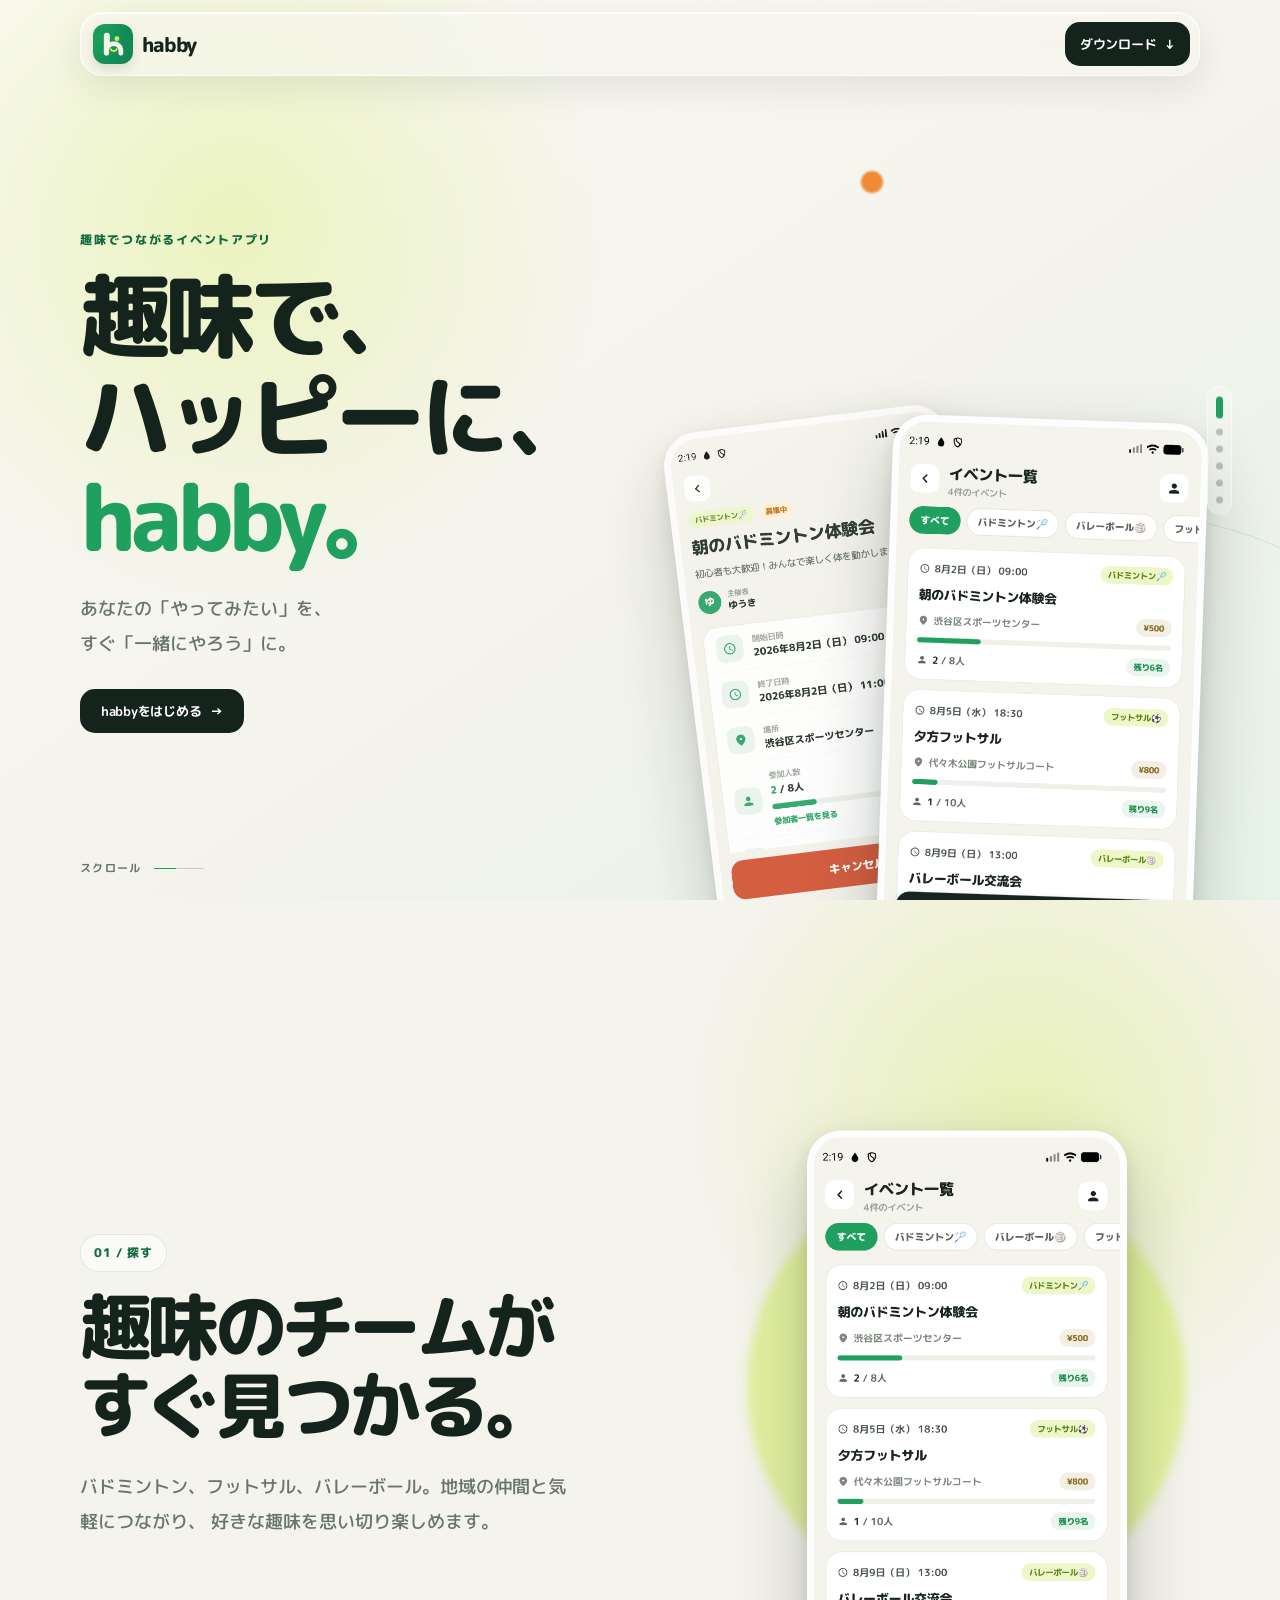
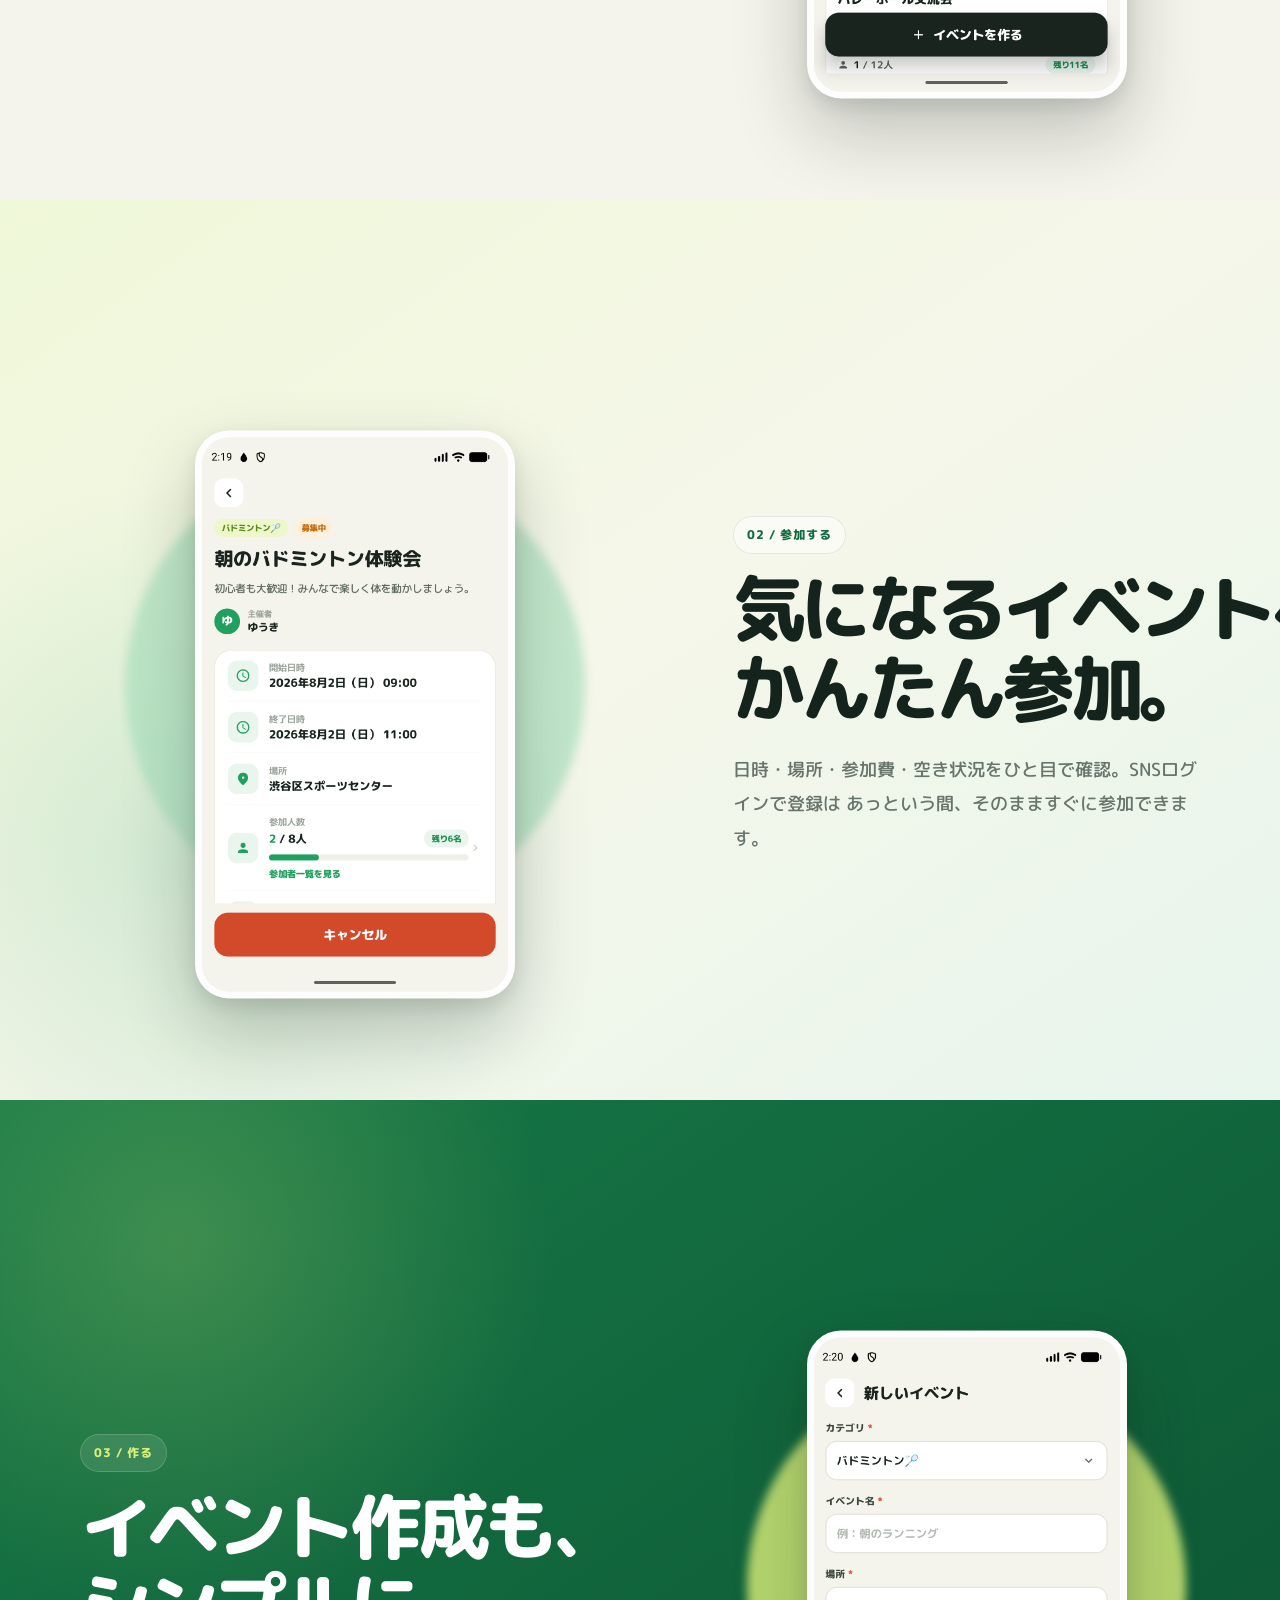
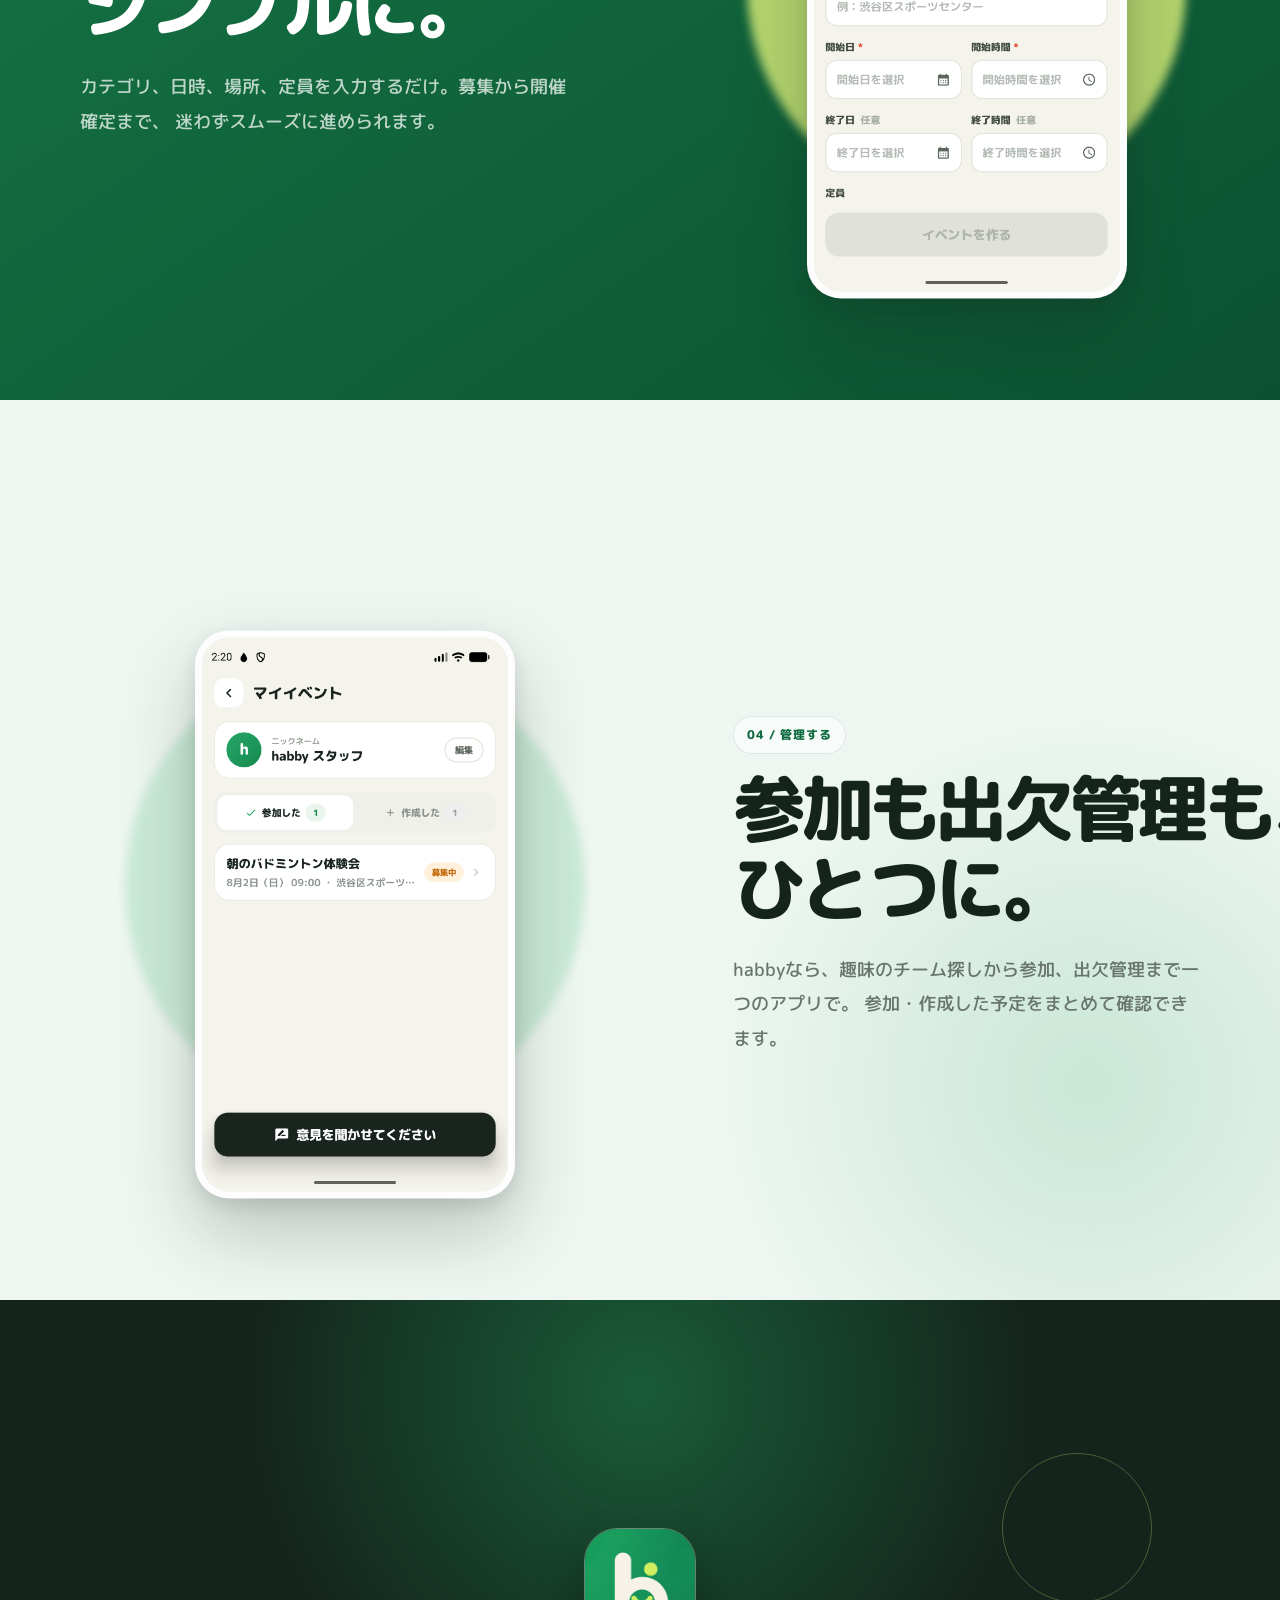
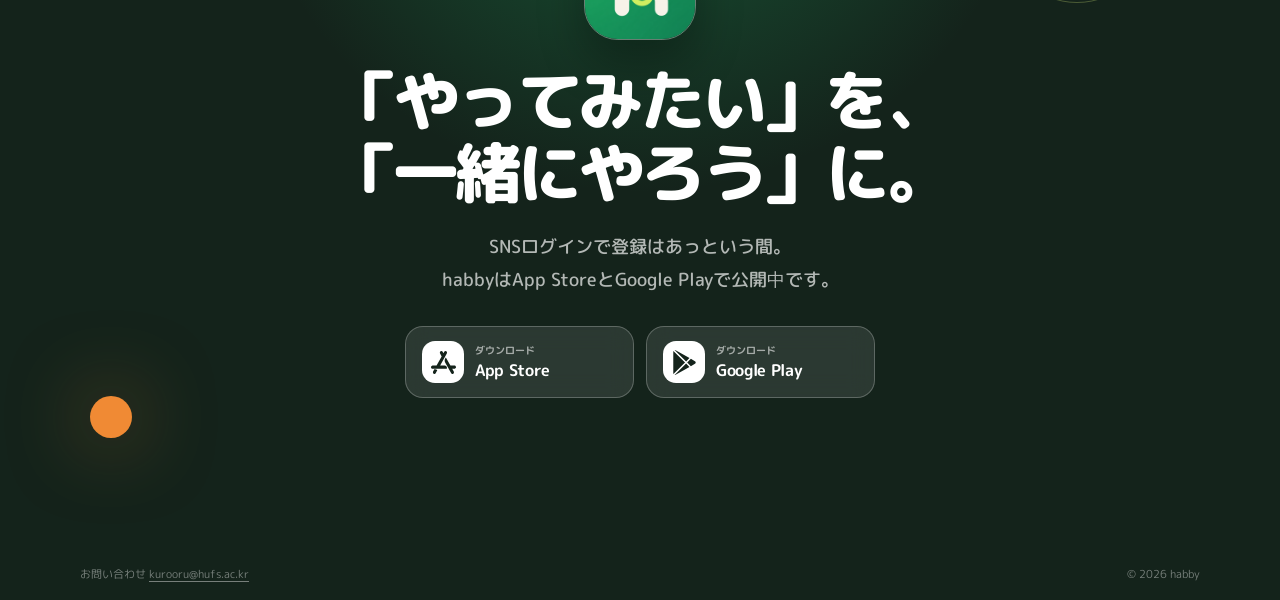
<file: index.html>
<!doctype html>
<html lang="ja">
  <head>
    <meta charset="UTF-8" />
    <meta name="viewport" content="width=device-width, initial-scale=1, viewport-fit=cover" />
    <meta name="theme-color" content="#f4f3ec" />
    <meta
      name="description"
      content="habbyなら、趣味のチーム探しから参加、出欠管理まで一つのアプリで。地域の仲間と気軽につながり、好きな趣味を思い切り楽しめます。"
    />
    <meta property="og:type" content="website" />
    <meta property="og:locale" content="ja_JP" />
    <meta property="og:site_name" content="habby" />
    <meta property="og:title" content="Habby - 仲間探しアプリ" />
    <meta
      property="og:description"
      content="趣味で、ハッピーに、habby。"
    />
    <meta property="og:url" content="https://habby-org.github.io/" />
    <meta property="og:image" content="https://habby-org.github.io/assets/og-v3.png" />
    <meta name="twitter:card" content="summary_large_image" />
    <meta name="twitter:title" content="Habby - 仲間探しアプリ" />
    <meta
      name="twitter:description"
      content="趣味で、ハッピーに、habby。"
    />
    <meta name="twitter:image" content="https://habby-org.github.io/assets/og-v3.png" />
    <link rel="icon" href="./assets/habby-icon.png" />
    <link rel="apple-touch-icon" href="./assets/habby-icon.png" />
    <link
      rel="preload"
      href="./assets/fonts/m-plus-rounded-1c-800.woff2"
      as="font"
      type="font/woff2"
      crossorigin
    />
    <link rel="stylesheet" href="./styles.css" />
    <title>趣味で、ハッピーに、habby。</title>
  </head>
  <body>
    <a class="skip-link" href="#main">メインコンテンツへ</a>

    <header class="topbar" aria-label="サイトヘッダー">
      <a class="brand" href="#home" aria-label="habby トップへ">
        <img class="brand__icon" src="./assets/habby-icon.png" alt="" width="40" height="40" />
        <span class="brand__name">habby</span>
      </a>
      <button class="topbar__download" type="button" data-scroll-download>
        ダウンロード
        <span aria-hidden="true">↓</span>
      </button>
    </header>

    <nav class="section-nav" aria-label="ページ内ナビゲーション">
      <a class="section-nav__dot is-active" href="#home" aria-label="トップ" data-section-link></a>
      <a class="section-nav__dot" href="#find" aria-label="イベントを探す" data-section-link></a>
      <a class="section-nav__dot" href="#join" aria-label="イベントに参加する" data-section-link></a>
      <a class="section-nav__dot" href="#create" aria-label="イベントを作る" data-section-link></a>
      <a class="section-nav__dot" href="#manage" aria-label="予定を管理する" data-section-link></a>
      <a class="section-nav__dot" href="#download" aria-label="ダウンロード" data-section-link></a>
    </nav>

    <main id="main">
      <section class="panel hero" id="home" data-section>
        <div class="orb orb--hero-one" aria-hidden="true"></div>
        <div class="orb orb--hero-two" aria-hidden="true"></div>

        <div class="hero__content">
          <p class="eyebrow">趣味でつながるイベントアプリ</p>
          <h1>趣味で、ハッピーに、<br /><span>habby。</span></h1>
          <p class="hero__description">
            あなたの「やってみたい」を、<br class="desktop-only" />
            すぐ「一緒にやろう」に。
          </p>
          <button class="hero__cta" type="button" data-scroll-download>
            habbyをはじめる
            <span aria-hidden="true">→</span>
          </button>
        </div>

        <div class="hero__visual" aria-label="habbyのアプリ画面">
          <div class="phone phone--hero-back" aria-hidden="true">
            <img src="./assets/meetup-detail.png" alt="" width="1080" height="1920" />
          </div>
          <div class="phone phone--hero-front">
            <img
              src="./assets/meetup-list.png"
              alt="カテゴリ別にイベントを探せるhabbyのイベント一覧画面"
              width="1080"
              height="1920"
            />
          </div>
        </div>

        <a class="scroll-cue" href="#find">
          <span>スクロール</span>
          <span class="scroll-cue__line" aria-hidden="true"></span>
        </a>
      </section>

      <section class="panel feature feature--find" id="find" data-section>
        <div class="feature__inner">
          <div class="feature__copy">
            <p class="feature__number">01 / 探す</p>
            <h2>趣味のチームが<br />すぐ見つかる。</h2>
            <p>
              バドミントン、フットサル、バレーボール。地域の仲間と気軽につながり、
              好きな趣味を思い切り楽しめます。
            </p>
          </div>
          <div class="feature__visual">
            <div class="feature__glow" aria-hidden="true"></div>
            <div class="phone phone--feature">
              <img
                src="./assets/meetup-list.png"
                alt="イベントの日時、場所、参加費、空き人数を確認できる一覧画面"
                width="1080"
                height="1920"
                loading="lazy"
              />
            </div>
          </div>
        </div>
      </section>

      <section class="panel feature feature--join feature--reverse" id="join" data-section>
        <div class="feature__inner">
          <div class="feature__copy">
            <p class="feature__number">02 / 参加する</p>
            <h2>気になるイベントへ、<br />かんたん参加。</h2>
            <p>
              日時・場所・参加費・空き状況をひと目で確認。SNSログインで登録は
              あっという間、そのまますぐに参加できます。
            </p>
          </div>
          <div class="feature__visual">
            <div class="feature__glow" aria-hidden="true"></div>
            <div class="phone phone--feature">
              <img
                src="./assets/meetup-detail.png"
                alt="イベントの詳細を確認して参加できる画面"
                width="1080"
                height="1920"
                loading="lazy"
              />
            </div>
          </div>
        </div>
      </section>

      <section class="panel feature feature--create" id="create" data-section>
        <div class="feature__inner">
          <div class="feature__copy">
            <p class="feature__number">03 / 作る</p>
            <h2>イベント作成も、<br />シンプルに。</h2>
            <p>
              カテゴリ、日時、場所、定員を入力するだけ。募集から開催確定まで、
              迷わずスムーズに進められます。
            </p>
          </div>
          <div class="feature__visual">
            <div class="feature__glow" aria-hidden="true"></div>
            <div class="phone phone--feature">
              <img
                src="./assets/create-meetup.png"
                alt="必要な情報をわかりやすく入力できるイベント作成画面"
                width="1080"
                height="1920"
                loading="lazy"
              />
            </div>
          </div>
        </div>
      </section>

      <section class="panel feature feature--manage feature--reverse" id="manage" data-section>
        <div class="feature__inner">
          <div class="feature__copy">
            <p class="feature__number">04 / 管理する</p>
            <h2>参加も出欠管理も、<br />ひとつに。</h2>
            <p>
              habbyなら、趣味のチーム探しから参加、出欠管理まで一つのアプリで。
              参加・作成した予定をまとめて確認できます。
            </p>
          </div>
          <div class="feature__visual">
            <div class="feature__glow" aria-hidden="true"></div>
            <div class="phone phone--feature">
              <img
                src="./assets/my-meetups.png"
                alt="参加したイベントと作成したイベントを管理できるマイイベント画面"
                width="1080"
                height="1920"
                loading="lazy"
              />
            </div>
          </div>
        </div>
      </section>

      <section class="panel download" id="download" data-section>
        <div class="download__orb download__orb--one" aria-hidden="true"></div>
        <div class="download__orb download__orb--two" aria-hidden="true"></div>

        <div class="download__content">
          <img
            class="download__icon"
            src="./assets/habby-icon.png"
            alt="habby"
            width="112"
            height="112"
          />
          <h2>
            <span class="download__headline-line">「やってみたい」を、</span><br />
            <span class="download__headline-line">「一緒にやろう」に。</span>
          </h2>
          <p class="download__description">
            SNSログインで登録はあっという間。<br />
            habbyはApp StoreとGoogle Playで公開中です。
          </p>

          <div class="store-buttons">
            <a
              class="store-button"
              href="https://apps.apple.com/us/app/habby/id6790799084"
              target="_blank"
              rel="noopener"
              aria-label="App Storeでhabbyをダウンロード"
            >
              <span class="store-button__platform" aria-hidden="true">
                <img src="./assets/app-store.svg" alt="" width="25" height="25" />
              </span>
              <span class="store-button__copy">
                <small>ダウンロード</small>
                <strong>App Store</strong>
              </span>
            </a>
            <a
              class="store-button"
              href="https://play.google.com/store/apps/details?id=dev.yjyoon.habby"
              target="_blank"
              rel="noopener"
              aria-label="Google Playでhabbyをダウンロード"
            >
              <span class="store-button__platform" aria-hidden="true">
                <img src="./assets/google-play.svg" alt="" width="25" height="25" />
              </span>
              <span class="store-button__copy">
                <small>ダウンロード</small>
                <strong>Google Play</strong>
              </span>
            </a>
          </div>
        </div>

        <footer class="footer">
          <p>お問い合わせ <a href="mailto:kurooru@hufs.ac.kr">kurooru@hufs.ac.kr</a></p>
          <p>© 2026 habby</p>
        </footer>
      </section>
    </main>

    <script src="./script.js" defer></script>
  </body>
</html>
</file>
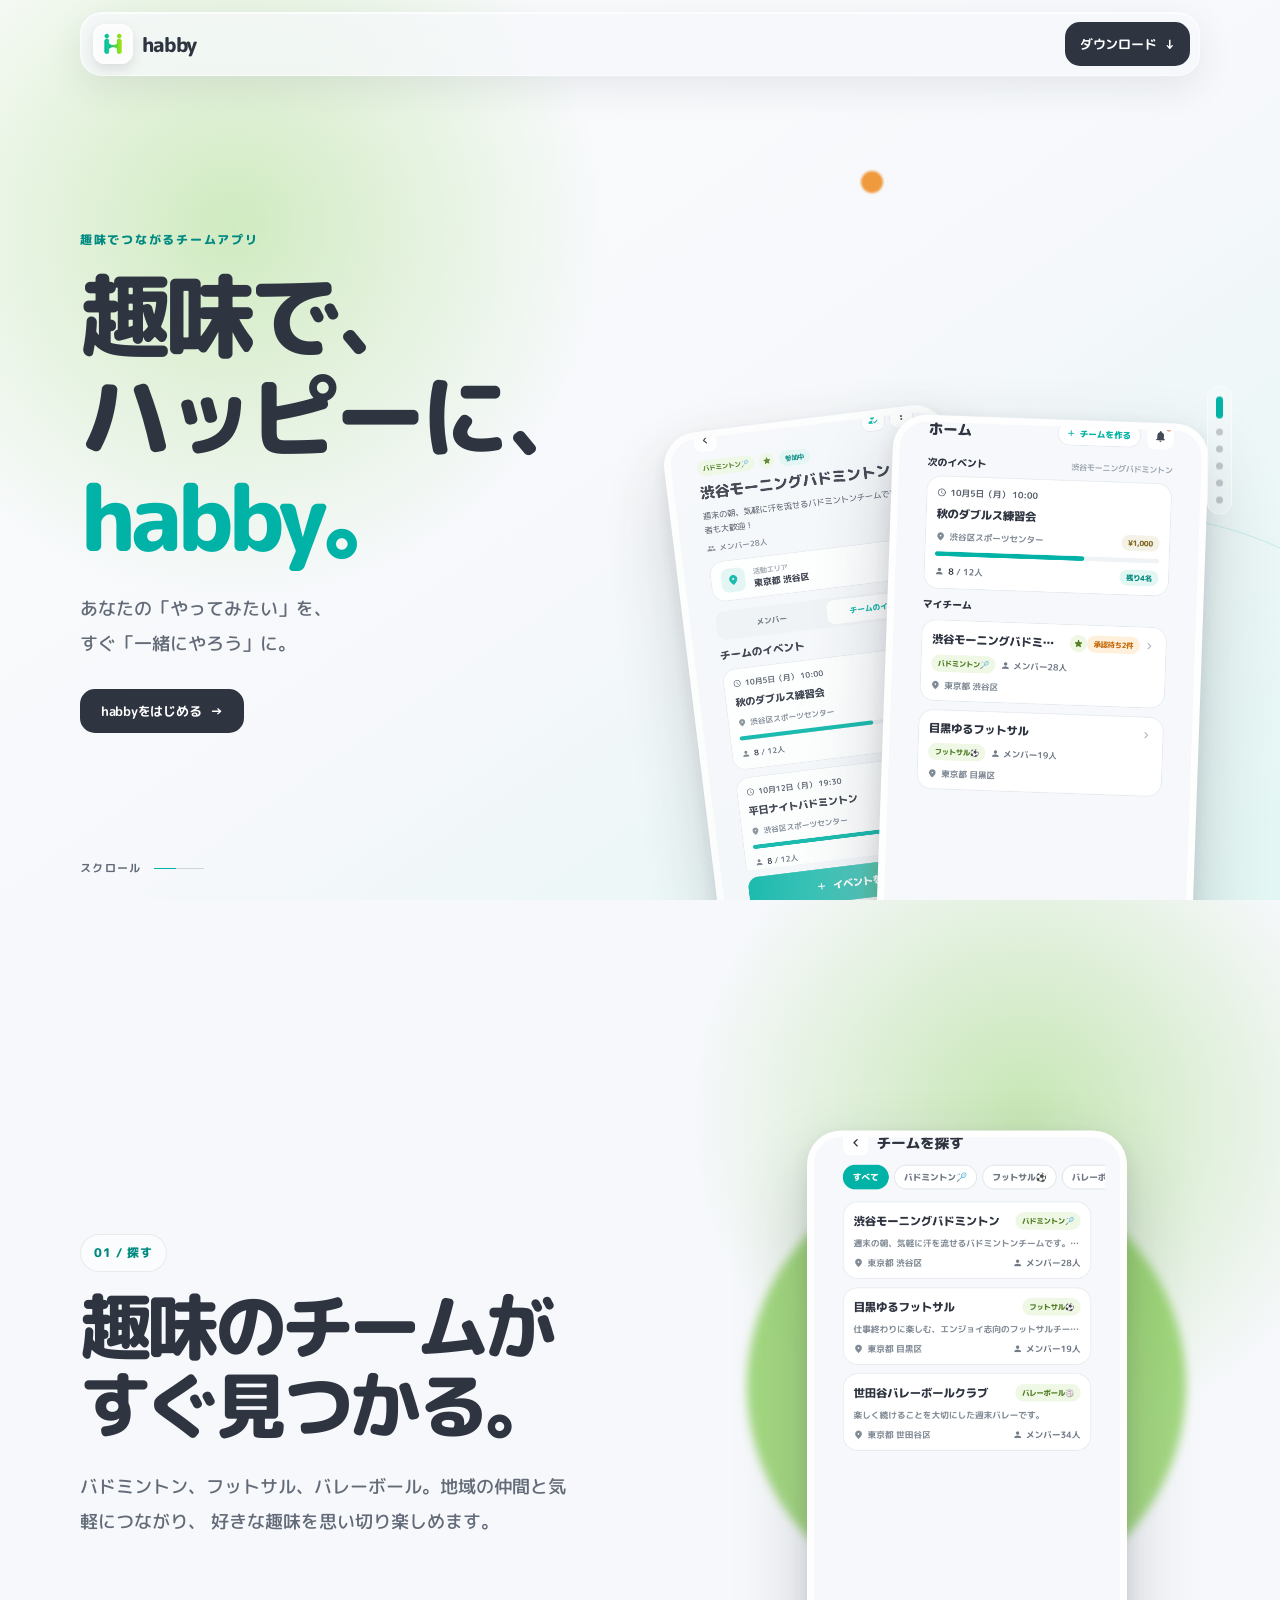
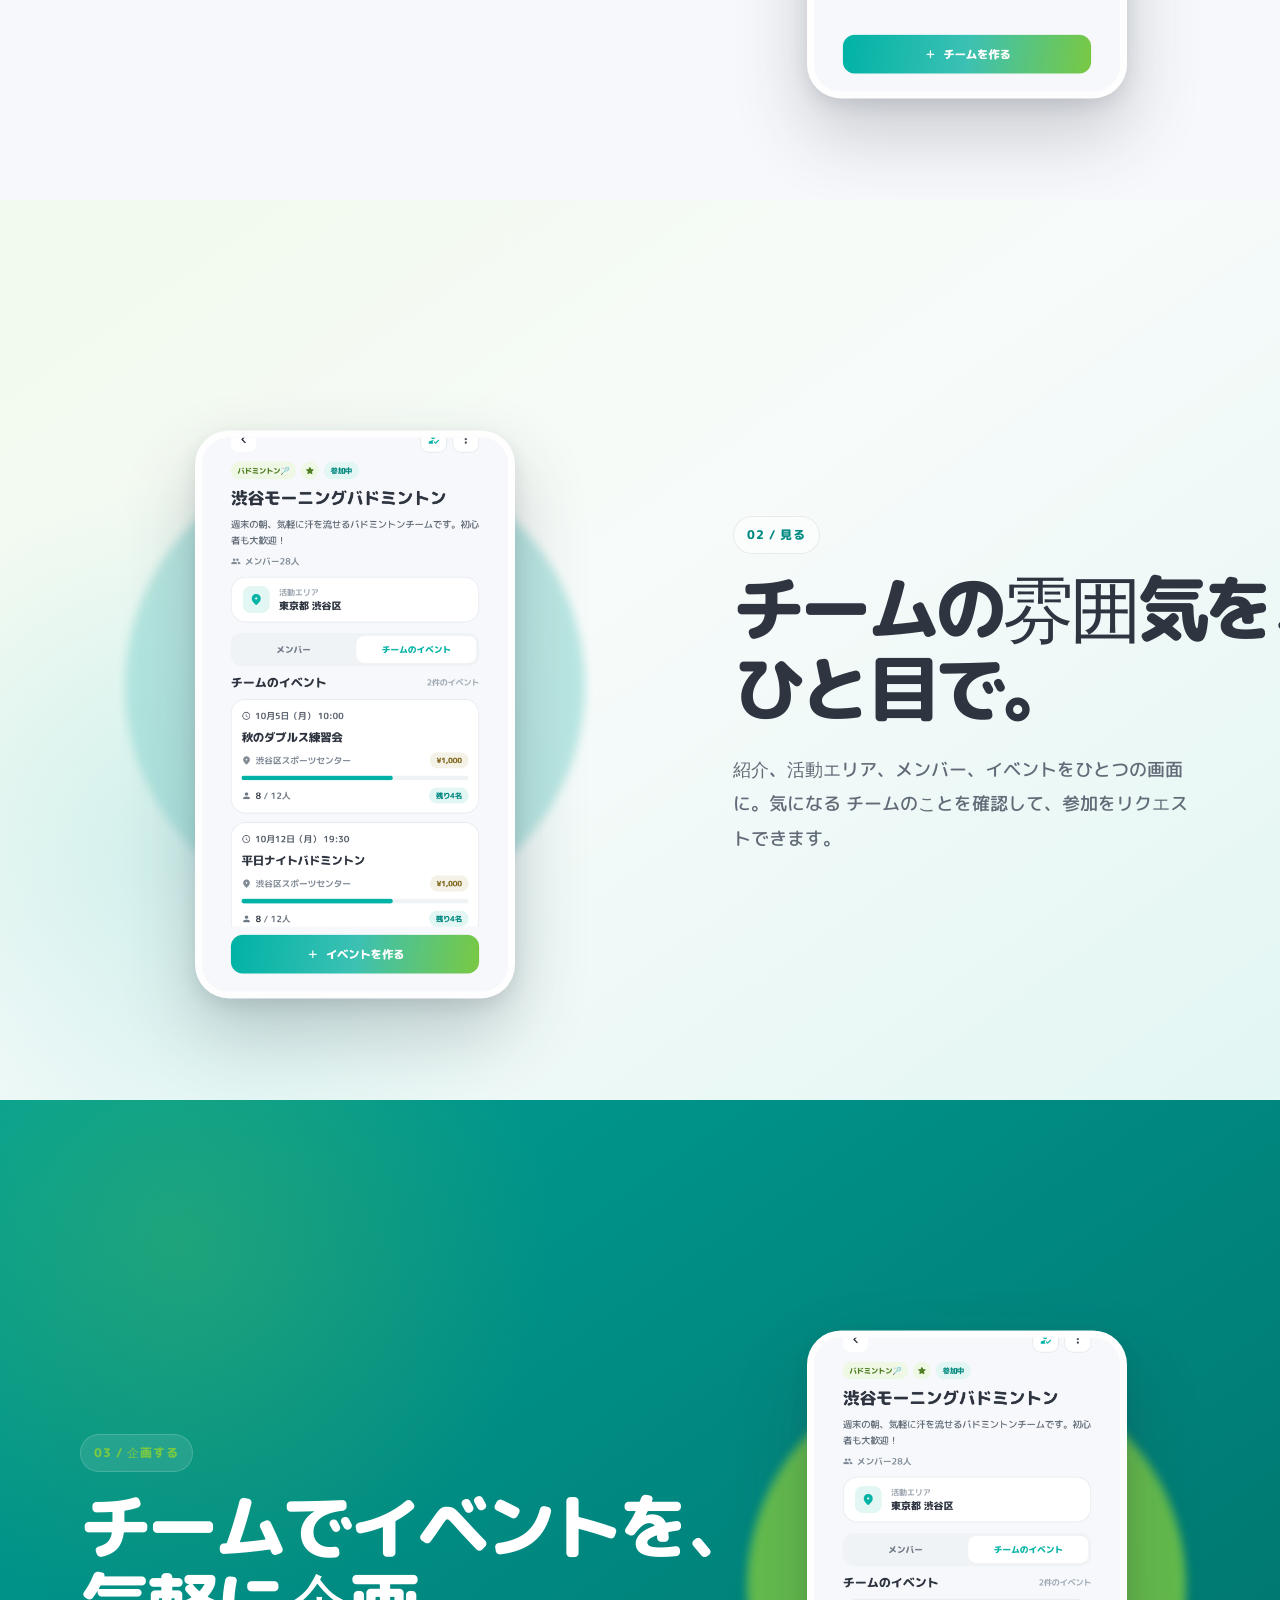
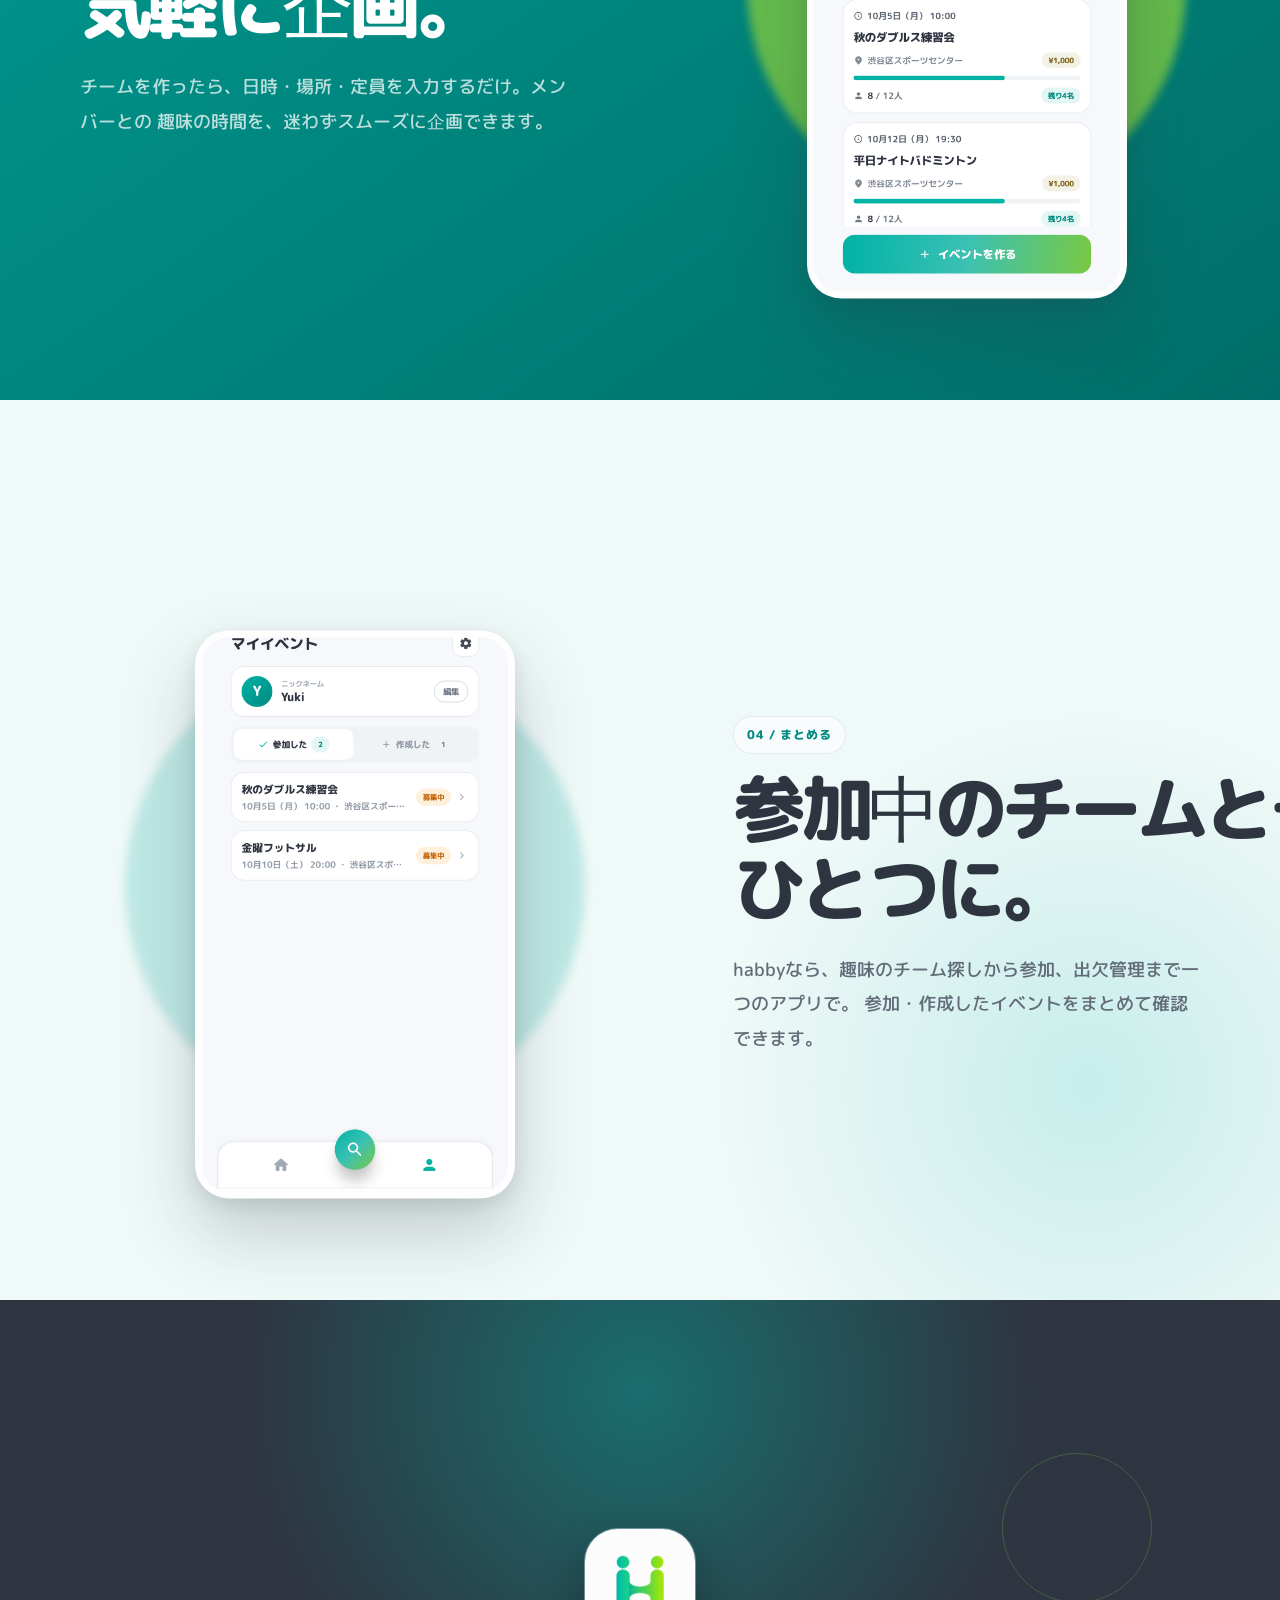
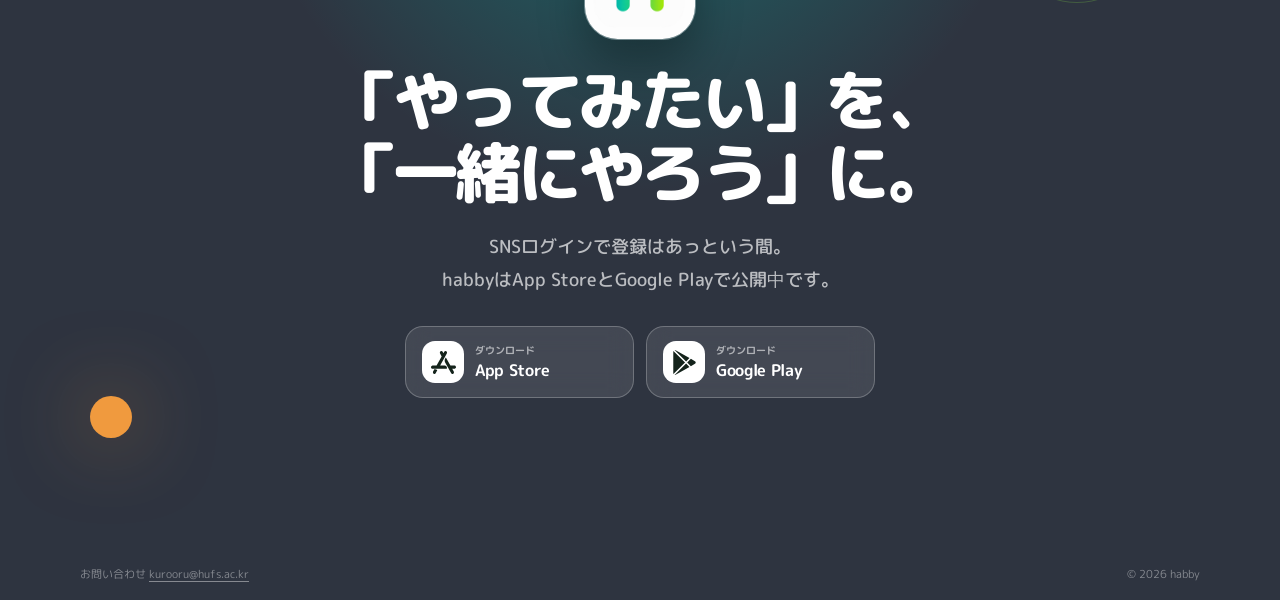
<file: intro/index.html>
<!doctype html>
<html lang="ja">
  <head>
    <meta charset="UTF-8" />
    <meta name="viewport" content="width=device-width, initial-scale=1, viewport-fit=cover" />
    <meta name="theme-color" content="#f6f8fb" />
    <meta
      name="description"
      content="habbyなら、趣味のチーム探しから参加、出欠管理まで一つのアプリで。地域の仲間と気軽につながり、好きな趣味を思い切り楽しめます。"
    />
    <meta property="og:type" content="website" />
    <meta property="og:locale" content="ja_JP" />
    <meta property="og:site_name" content="habby" />
    <meta property="og:title" content="Habby - 仲間探しアプリ" />
    <meta
      property="og:description"
      content="趣味で、ハッピーに、habby。"
    />
    <meta property="og:url" content="https://habby-org.github.io/intro/" />
    <meta property="og:image" content="https://habby-org.github.io/intro/assets/og-v4.png" />
    <meta name="twitter:card" content="summary_large_image" />
    <meta name="twitter:title" content="Habby - 仲間探しアプリ" />
    <meta
      name="twitter:description"
      content="趣味で、ハッピーに、habby。"
    />
    <meta name="twitter:image" content="https://habby-org.github.io/intro/assets/og-v4.png" />
    <link rel="icon" type="image/png" href="../favicon.png" />
    <link rel="apple-touch-icon" href="../favicon.png" />
    <link
      rel="preload"
      href="./assets/fonts/m-plus-rounded-1c-800.woff2"
      as="font"
      type="font/woff2"
      crossorigin
    />
    <link rel="stylesheet" href="./styles.css" />
    <title>趣味で、ハッピーに、habby。</title>
  </head>
  <body>
    <a class="skip-link" href="#main">メインコンテンツへ</a>

    <header class="topbar" aria-label="サイトヘッダー">
      <a class="brand" href="#home" aria-label="habby トップへ">
        <img class="brand__icon" src="./assets/habby-icon.png" alt="" width="40" height="40" />
        <span class="brand__name">habby</span>
      </a>
      <button class="topbar__download" type="button" data-scroll-download>
        ダウンロード
        <span aria-hidden="true">↓</span>
      </button>
    </header>

    <nav class="section-nav" aria-label="ページ内ナビゲーション">
      <a class="section-nav__dot is-active" href="#home" aria-label="トップ" data-section-link></a>
      <a class="section-nav__dot" href="#find" aria-label="チームを探す" data-section-link></a>
      <a class="section-nav__dot" href="#join" aria-label="チームを見る" data-section-link></a>
      <a class="section-nav__dot" href="#create" aria-label="イベントを作る" data-section-link></a>
      <a class="section-nav__dot" href="#manage" aria-label="マイページ" data-section-link></a>
      <a class="section-nav__dot" href="#download" aria-label="ダウンロード" data-section-link></a>
    </nav>

    <main id="main">
      <section class="panel hero" id="home" data-section>
        <div class="orb orb--hero-one" aria-hidden="true"></div>
        <div class="orb orb--hero-two" aria-hidden="true"></div>

        <div class="hero__content">
          <p class="eyebrow">趣味でつながるチームアプリ</p>
          <h1>趣味で、ハッピーに、<br /><span>habby。</span></h1>
          <p class="hero__description">
            あなたの「やってみたい」を、<br class="desktop-only" />
            すぐ「一緒にやろう」に。
          </p>
          <button class="hero__cta" type="button" data-scroll-download>
            habbyをはじめる
            <span aria-hidden="true">→</span>
          </button>
        </div>

        <div class="hero__visual" aria-label="habbyのアプリ画面">
          <div class="phone phone--hero-back" aria-hidden="true">
            <img src="./assets/team-detail.png" alt="" width="1080" height="2160" />
          </div>
          <div class="phone phone--hero-front">
            <img
              src="./assets/home.png"
              alt="次のイベントと参加中のチームを確認できるhabbyのホーム画面"
              width="1080"
              height="2160"
            />
          </div>
        </div>

        <a class="scroll-cue" href="#find">
          <span>スクロール</span>
          <span class="scroll-cue__line" aria-hidden="true"></span>
        </a>
      </section>

      <section class="panel feature feature--find" id="find" data-section>
        <div class="feature__inner">
          <div class="feature__copy">
            <p class="feature__number">01 / 探す</p>
            <h2>趣味のチームが<br />すぐ見つかる。</h2>
            <p>
              バドミントン、フットサル、バレーボール。地域の仲間と気軽につながり、
              好きな趣味を思い切り楽しめます。
            </p>
          </div>
          <div class="feature__visual">
            <div class="feature__glow" aria-hidden="true"></div>
            <div class="phone phone--feature">
              <img
                src="./assets/team-find.png"
                alt="趣味や地域から自分に合うチームを探せる一覧画面"
                width="1080"
                height="2160"
                loading="lazy"
              />
            </div>
          </div>
        </div>
      </section>

      <section class="panel feature feature--join feature--reverse" id="join" data-section>
        <div class="feature__inner">
          <div class="feature__copy">
            <p class="feature__number">02 / 見る</p>
            <h2>チームの雰囲気を、<br />ひと目で。</h2>
            <p>
              紹介、活動エリア、メンバー、イベントをひとつの画面に。気になる
              チームのことを確認して、参加をリクエストできます。
            </p>
          </div>
          <div class="feature__visual">
            <div class="feature__glow" aria-hidden="true"></div>
            <div class="phone phone--feature">
              <img
                src="./assets/team-detail.png"
                alt="チームの紹介、活動エリア、メンバー、イベントを確認できる詳細画面"
                width="1080"
                height="2160"
                loading="lazy"
              />
            </div>
          </div>
        </div>
      </section>

      <section class="panel feature feature--create" id="create" data-section>
        <div class="feature__inner">
          <div class="feature__copy">
            <p class="feature__number">03 / 企画する</p>
            <h2>チームでイベントを、<br />気軽に企画。</h2>
            <p>
              チームを作ったら、日時・場所・定員を入力するだけ。メンバーとの
              趣味の時間を、迷わずスムーズに企画できます。
            </p>
          </div>
          <div class="feature__visual">
            <div class="feature__glow" aria-hidden="true"></div>
            <div class="phone phone--feature">
              <img
                src="./assets/team-detail.png"
                alt="チーム内のイベント一覧とイベント作成への導線"
                width="1080"
                height="2160"
                loading="lazy"
              />
            </div>
          </div>
        </div>
      </section>

      <section class="panel feature feature--manage feature--reverse" id="manage" data-section>
        <div class="feature__inner">
          <div class="feature__copy">
            <p class="feature__number">04 / まとめる</p>
            <h2>参加中のチームと予定を、<br />ひとつに。</h2>
            <p>
              habbyなら、趣味のチーム探しから参加、出欠管理まで一つのアプリで。
              参加・作成したイベントをまとめて確認できます。
            </p>
          </div>
          <div class="feature__visual">
            <div class="feature__glow" aria-hidden="true"></div>
            <div class="phone phone--feature">
              <img
                src="./assets/my-page.png"
                alt="参加したイベントと作成したイベントを管理できるマイページ画面"
                width="1080"
                height="2160"
                loading="lazy"
              />
            </div>
          </div>
        </div>
      </section>

      <section class="panel download" id="download" data-section>
        <div class="download__orb download__orb--one" aria-hidden="true"></div>
        <div class="download__orb download__orb--two" aria-hidden="true"></div>

        <div class="download__content">
          <img
            class="download__icon"
            src="./assets/habby-icon.png"
            alt="habby"
            width="112"
            height="112"
          />
          <h2>
            <span class="download__headline-line">「やってみたい」を、</span><br />
            <span class="download__headline-line">「一緒にやろう」に。</span>
          </h2>
          <p class="download__description">
            SNSログインで登録はあっという間。<br />
            habbyはApp StoreとGoogle Playで公開中です。
          </p>

          <div class="store-buttons">
            <a
              class="store-button"
              href="https://apps.apple.com/us/app/habby/id6790799084"
              target="_blank"
              rel="noopener"
              aria-label="App Storeでhabbyをダウンロード"
            >
              <span class="store-button__platform" aria-hidden="true">
                <img src="./assets/app-store.svg" alt="" width="25" height="25" />
              </span>
              <span class="store-button__copy">
                <small>ダウンロード</small>
                <strong>App Store</strong>
              </span>
            </a>
            <a
              class="store-button"
              href="https://play.google.com/store/apps/details?id=dev.yjyoon.habby"
              target="_blank"
              rel="noopener"
              aria-label="Google Playでhabbyをダウンロード"
            >
              <span class="store-button__platform" aria-hidden="true">
                <img src="./assets/google-play.svg" alt="" width="25" height="25" />
              </span>
              <span class="store-button__copy">
                <small>ダウンロード</small>
                <strong>Google Play</strong>
              </span>
            </a>
          </div>
        </div>

        <footer class="footer">
          <p>お問い合わせ <a href="mailto:kurooru@hufs.ac.kr">kurooru@hufs.ac.kr</a></p>
          <p>© 2026 habby</p>
        </footer>
      </section>
    </main>

    <script src="./script.js" defer></script>
  </body>
</html>
</file>
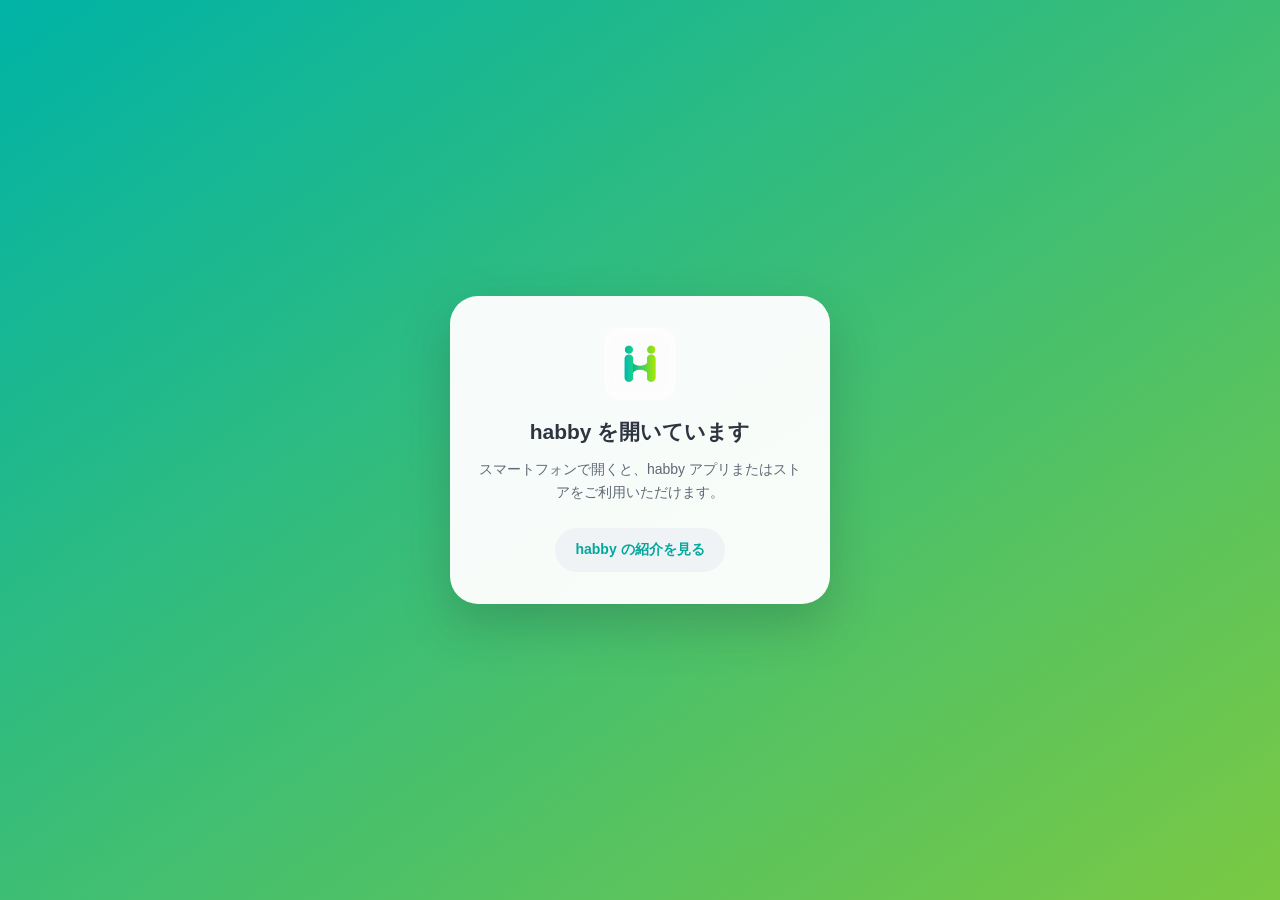
<file: invite/index.html>
<!doctype html>
<html lang="ja">
  <head>
    <meta charset="utf-8" />
    <meta name="viewport" content="width=device-width, initial-scale=1" />
    <meta name="robots" content="noindex, nofollow" />
    <meta name="apple-itunes-app" content="app-id=6790799084" />
    <link rel="icon" href="./assets/habby-icon.png?v=20260921" />
    <link rel="apple-touch-icon" href="./assets/habby-icon.png?v=20260921" />
    <title>habby を開いています</title>
    <style>
      :root { color-scheme: light; }
      * { box-sizing: border-box; }
      body {
        min-height: 100vh;
        margin: 0;
        display: grid;
        place-items: center;
        padding: 24px;
        background: linear-gradient(145deg, #00B3A6, #7AC943);
        color: #2E3440;
        font-family: -apple-system, BlinkMacSystemFont, "Hiragino Sans", "Noto Sans JP", sans-serif;
      }
      main {
        width: min(100%, 380px);
        padding: 32px 24px;
        text-align: center;
        background: rgba(255, 255, 255, 0.96);
        border-radius: 28px;
        box-shadow: 0 20px 48px rgba(31, 59, 53, 0.25);
      }
      .mark {
        width: 72px;
        height: 72px;
        margin: 0 auto 18px;
        border-radius: 22%;
        display: block;
        object-fit: cover;
      }
      h1 { margin: 0; font-size: 21px; font-weight: 800; }
      p { margin: 12px 0 0; color: #5F6875; font-size: 14px; line-height: 1.65; }
      a {
        display: inline-block;
        margin-top: 24px;
        padding: 13px 20px;
        border-radius: 999px;
        background: #F0F3F5;
        color: #00A89C;
        font-size: 14px;
        font-weight: 700;
        text-decoration: none;
      }
      a.secondary {
        display: none;
        margin-top: 12px;
        background: transparent;
        color: #5F6875;
      }
    </style>
  </head>
  <body>
    <main>
      <img class="mark" src="./assets/habby-icon.png?v=20260921" alt="habby" />
      <h1>habby を開いています</h1>
      <p id="message">アプリをお持ちの場合は、下のボタンから habby を開けます。</p>
      <a id="open-app" href="/intro/">habby で開く</a>
      <a class="secondary" id="fallback" href="/intro/">habby の紹介を見る</a>
    </main>
    <script src="./invite.js"></script>
  </body>
</html>
</file>
<file: styles.css>
@font-face {
  font-family: "M PLUS Rounded 1c";
  font-style: normal;
  font-weight: 400;
  font-display: swap;
  src: url("./assets/fonts/m-plus-rounded-1c-400.woff2") format("woff2");
}

@font-face {
  font-family: "M PLUS Rounded 1c";
  font-style: normal;
  font-weight: 500;
  font-display: swap;
  src: url("./assets/fonts/m-plus-rounded-1c-500.woff2") format("woff2");
}

@font-face {
  font-family: "M PLUS Rounded 1c";
  font-style: normal;
  font-weight: 700;
  font-display: swap;
  src: url("./assets/fonts/m-plus-rounded-1c-700.woff2") format("woff2");
}

@font-face {
  font-family: "M PLUS Rounded 1c";
  font-style: normal;
  font-weight: 800;
  font-display: swap;
  src: url("./assets/fonts/m-plus-rounded-1c-800.woff2") format("woff2");
}

:root {
  --cream: #f4f3ec;
  --cream-deep: #e8e6da;
  --white: #ffffff;
  --ink: #14231b;
  --muted: #68756d;
  --green: #1fa05e;
  --green-dark: #116b40;
  --green-deep: #0c5132;
  --mint: #e8f5ed;
  --lime: #d9ef7a;
  --lime-soft: #eff8c9;
  --orange: #f08a34;
  --topbar-height: 64px;
  --content-width: 1120px;
  --ease-out: cubic-bezier(0.22, 1, 0.36, 1);
}

* {
  box-sizing: border-box;
}

html {
  scroll-behavior: smooth;
  scroll-snap-type: y mandatory;
  scrollbar-width: none;
}

html::-webkit-scrollbar {
  display: none;
}

body {
  margin: 0;
  overflow-x: hidden;
  background: var(--cream);
  color: var(--ink);
  font-family:
    "M PLUS Rounded 1c", -apple-system, BlinkMacSystemFont, "Hiragino Sans",
    "Yu Gothic", "YuGothic", "Noto Sans JP", sans-serif;
  font-synthesis: none;
  text-rendering: optimizeLegibility;
  -webkit-font-smoothing: antialiased;
}

button,
a {
  -webkit-tap-highlight-color: transparent;
}

button {
  font: inherit;
}

a {
  color: inherit;
}

.skip-link {
  position: fixed;
  z-index: 100;
  top: 8px;
  left: 8px;
  padding: 12px 16px;
  border-radius: 12px;
  background: var(--ink);
  color: var(--white);
  transform: translateY(-140%);
}

.skip-link:focus {
  transform: translateY(0);
}

.topbar {
  position: fixed;
  z-index: 30;
  top: max(12px, env(safe-area-inset-top));
  left: 50%;
  display: flex;
  width: min(calc(100% - 24px), var(--content-width));
  min-height: var(--topbar-height);
  align-items: center;
  justify-content: space-between;
  padding: 8px 9px 8px 12px;
  border: 1px solid rgb(255 255 255 / 62%);
  border-radius: 22px;
  background: rgb(246 246 239 / 72%);
  box-shadow:
    0 12px 36px rgb(20 35 27 / 9%),
    inset 0 1px 0 rgb(255 255 255 / 78%);
  transform: translateX(-50%);
  backdrop-filter: blur(24px) saturate(150%);
  -webkit-backdrop-filter: blur(24px) saturate(150%);
}

.brand {
  display: inline-flex;
  align-items: center;
  gap: 9px;
  color: var(--ink);
  text-decoration: none;
}

.brand__icon {
  width: 40px;
  height: 40px;
  border-radius: 12px;
  box-shadow: 0 5px 12px rgb(20 35 27 / 13%);
}

.brand__name {
  font-size: 1.28rem;
  font-weight: 800;
  letter-spacing: -0.04em;
}

.topbar__download,
.hero__cta {
  display: inline-flex;
  min-height: 44px;
  align-items: center;
  justify-content: center;
  gap: 9px;
  border: 0;
  border-radius: 15px;
  background: var(--ink);
  color: var(--white);
  cursor: pointer;
  font-size: 0.82rem;
  font-weight: 700;
  letter-spacing: -0.02em;
  transition:
    transform 180ms ease,
    background-color 180ms ease;
}

.topbar__download {
  padding: 0 15px;
}

.topbar__download:hover,
.hero__cta:hover {
  background: var(--green-dark);
  transform: translateY(-1px);
}

.topbar__download:focus-visible,
.hero__cta:focus-visible,
.store-button:focus-visible,
.section-nav__dot:focus-visible,
.scroll-cue:focus-visible {
  outline: 3px solid var(--orange);
  outline-offset: 3px;
}

.section-nav {
  position: fixed;
  z-index: 25;
  top: 50%;
  right: max(13px, calc((100vw - var(--content-width)) / 2 - 32px));
  display: flex;
  flex-direction: column;
  gap: 10px;
  padding: 10px 8px;
  border: 1px solid rgb(255 255 255 / 46%);
  border-radius: 999px;
  background: rgb(255 255 255 / 24%);
  transform: translateY(-50%);
  backdrop-filter: blur(12px);
  -webkit-backdrop-filter: blur(12px);
}

.section-nav__dot {
  width: 7px;
  height: 7px;
  border-radius: 999px;
  background: rgb(20 35 27 / 25%);
  transition:
    height 280ms var(--ease-out),
    background-color 280ms ease;
}

.section-nav__dot.is-active {
  height: 22px;
  background: var(--green);
}

.panel {
  position: relative;
  min-height: 100svh;
  overflow: hidden;
  scroll-snap-align: start;
  scroll-snap-stop: always;
}

.hero {
  display: grid;
  align-items: center;
  isolation: isolate;
  padding:
    calc(var(--topbar-height) + max(48px, env(safe-area-inset-top)))
    max(24px, calc((100vw - var(--content-width)) / 2))
    max(48px, env(safe-area-inset-bottom));
  background:
    radial-gradient(circle at 18% 25%, rgb(217 239 122 / 42%), transparent 30%),
    linear-gradient(145deg, #faf9f3 0%, var(--cream) 54%, #e7f3e9 100%);
}

.hero::after {
  position: absolute;
  right: -17vw;
  bottom: -28vw;
  width: 58vw;
  height: 58vw;
  border: 1px solid rgb(31 160 94 / 16%);
  border-radius: 50%;
  content: "";
}

.hero__content {
  position: relative;
  z-index: 4;
  max-width: 610px;
}

.eyebrow,
.feature__number {
  margin: 0 0 15px;
  color: var(--green-dark);
  font-size: 0.77rem;
  font-weight: 800;
  letter-spacing: 0.14em;
}

.hero h1,
.feature h2,
.download h2 {
  margin: 0;
  font-weight: 800;
  letter-spacing: -0.065em;
  line-height: 1.11;
  word-break: keep-all;
}

.hero h1 {
  font-size: clamp(2.7rem, 7.2vw, 5.7rem);
}

.hero h1 span {
  color: var(--green);
}

.hero__description {
  margin: 24px 0 0;
  color: var(--muted);
  font-size: clamp(0.98rem, 1.7vw, 1.15rem);
  font-weight: 500;
  line-height: 1.9;
}

.hero__cta {
  margin-top: 28px;
  padding: 0 21px;
}

.hero__visual {
  position: absolute;
  z-index: 3;
  right: max(4vw, calc((100vw - var(--content-width)) / 2));
  bottom: -9vh;
  width: min(43vw, 510px);
  height: min(78vh, 780px);
  pointer-events: none;
}

.phone {
  overflow: hidden;
  border: 7px solid rgb(255 255 255 / 88%);
  border-radius: 34px;
  background: var(--cream);
  box-shadow:
    0 34px 72px rgb(20 35 27 / 23%),
    0 7px 18px rgb(20 35 27 / 11%);
}

.phone img {
  display: block;
  width: 100%;
  height: 100%;
  object-fit: cover;
}

.phone--hero-front,
.phone--hero-back {
  position: absolute;
  aspect-ratio: 9 / 16;
}

.phone--hero-front {
  z-index: 2;
  right: 0;
  bottom: 0;
  width: 62%;
  transform: rotate(2deg);
}

.phone--hero-back {
  z-index: 1;
  bottom: 8%;
  left: 0;
  width: 56%;
  opacity: 0.88;
  transform: rotate(-7deg);
}

.orb {
  position: absolute;
  border-radius: 50%;
  filter: blur(1px);
}

.orb--hero-one {
  top: 19%;
  right: 31%;
  width: 22px;
  height: 22px;
  background: var(--orange);
}

.orb--hero-two {
  right: 8%;
  bottom: 25%;
  width: 70px;
  height: 70px;
  background: var(--lime);
}

.scroll-cue {
  position: absolute;
  z-index: 5;
  bottom: max(24px, env(safe-area-inset-bottom));
  left: max(24px, calc((100vw - var(--content-width)) / 2));
  display: flex;
  align-items: center;
  gap: 12px;
  color: var(--muted);
  font-size: 0.68rem;
  font-weight: 700;
  letter-spacing: 0.12em;
  text-decoration: none;
}

.scroll-cue__line {
  position: relative;
  display: block;
  width: 50px;
  height: 1px;
  overflow: hidden;
  background: rgb(20 35 27 / 18%);
}

.scroll-cue__line::after {
  position: absolute;
  width: 22px;
  height: 1px;
  background: var(--green);
  content: "";
  animation: cue 1.8s var(--ease-out) infinite;
}

@keyframes cue {
  from {
    transform: translateX(-25px);
  }
  to {
    transform: translateX(55px);
  }
}

.feature {
  display: grid;
  align-items: center;
  padding:
    calc(var(--topbar-height) + max(42px, env(safe-area-inset-top)))
    max(24px, calc((100vw - var(--content-width)) / 2))
    max(34px, env(safe-area-inset-bottom));
}

.feature__inner {
  display: grid;
  width: 100%;
  max-width: var(--content-width);
  min-height: min(760px, calc(100svh - 150px));
  margin: 0 auto;
  align-items: center;
  grid-template-columns: minmax(0, 0.92fr) minmax(320px, 0.78fr);
  gap: clamp(44px, 8vw, 120px);
}

.feature--reverse .feature__copy {
  grid-column: 2;
}

.feature--reverse .feature__visual {
  grid-row: 1;
  grid-column: 1;
}

.feature__copy {
  position: relative;
  z-index: 3;
}

.feature__number {
  display: inline-flex;
  padding: 9px 13px;
  border: 1px solid rgb(20 35 27 / 9%);
  border-radius: 999px;
  background: rgb(255 255 255 / 54%);
  letter-spacing: 0.08em;
}

.feature h2 {
  font-size: clamp(2.35rem, 5.6vw, 4.8rem);
}

.feature__copy > p:last-child {
  max-width: 500px;
  margin: 23px 0 0;
  color: var(--muted);
  font-size: clamp(0.98rem, 1.6vw, 1.14rem);
  font-weight: 500;
  line-height: 1.9;
}

.feature__visual {
  position: relative;
  display: flex;
  min-height: min(690px, 72svh);
  align-items: center;
  justify-content: center;
}

.feature__glow {
  position: absolute;
  width: min(460px, 94%);
  aspect-ratio: 1;
  border-radius: 50%;
  background: var(--lime);
  opacity: 0.66;
  filter: blur(5px);
}

.phone--feature {
  position: relative;
  z-index: 2;
  width: min(320px, 72%);
  aspect-ratio: 9 / 16;
  transform: translateY(5%);
}

.feature--find {
  background:
    radial-gradient(circle at 80% 24%, rgb(217 239 122 / 46%), transparent 27%),
    var(--cream);
}

.feature--join {
  background:
    radial-gradient(circle at 15% 73%, rgb(31 160 94 / 17%), transparent 30%),
    linear-gradient(145deg, #eff8d8 0%, #f5f7e9 46%, #e8f5ed 100%);
}

.feature--join .feature__glow {
  background: #a8dfbc;
}

.feature--create {
  background:
    radial-gradient(circle at 14% 16%, rgb(217 239 122 / 21%), transparent 28%),
    linear-gradient(145deg, #167946 0%, var(--green-deep) 100%);
  color: var(--white);
}

.feature--create .feature__number {
  border-color: rgb(255 255 255 / 16%);
  background: rgb(255 255 255 / 10%);
  color: var(--lime);
}

.feature--create .feature__copy > p:last-child {
  color: rgb(255 255 255 / 73%);
}

.feature--create .feature__glow {
  background: var(--lime);
  opacity: 0.82;
}

.feature--manage {
  background:
    radial-gradient(circle at 85% 76%, rgb(31 160 94 / 18%), transparent 29%),
    #eef6f1;
}

.feature--manage .feature__glow {
  background: #b8e4cb;
}

.download {
  display: grid;
  min-height: 100svh;
  place-items: center;
  padding:
    calc(var(--topbar-height) + max(48px, env(safe-area-inset-top)))
    24px
    max(86px, calc(env(safe-area-inset-bottom) + 66px));
  background:
    radial-gradient(circle at 50% 10%, rgb(31 160 94 / 45%), transparent 39%),
    var(--ink);
  color: var(--white);
}

.download__content {
  position: relative;
  z-index: 3;
  display: flex;
  width: min(100%, 670px);
  align-items: center;
  flex-direction: column;
  text-align: center;
}

.download__icon {
  width: clamp(84px, 14vw, 112px);
  height: clamp(84px, 14vw, 112px);
  margin-bottom: 24px;
  border: 1px solid rgb(255 255 255 / 35%);
  border-radius: 30%;
  box-shadow: 0 24px 46px rgb(0 0 0 / 30%);
}

.eyebrow--light {
  color: var(--lime);
}

.download h2 {
  font-size: clamp(2rem, 6.2vw, 4.1rem);
}

.download__headline-line {
  display: inline-block;
  white-space: nowrap;
}

.download__description {
  margin: 21px 0 0;
  color: rgb(255 255 255 / 68%);
  font-size: clamp(0.96rem, 1.8vw, 1.12rem);
  font-weight: 500;
  line-height: 1.85;
}

.store-buttons {
  display: grid;
  width: min(100%, 470px);
  margin-top: 30px;
  grid-template-columns: 1fr 1fr;
  gap: 12px;
}

.store-button {
  display: flex;
  min-height: 72px;
  align-items: center;
  padding: 10px 16px;
  border: 1px solid rgb(255 255 255 / 24%);
  border-radius: 18px;
  background: rgb(255 255 255 / 10%);
  color: var(--white);
  cursor: pointer;
  text-align: left;
  text-decoration: none;
  transition:
    background-color 180ms ease,
    transform 180ms ease,
    border-color 180ms ease;
  backdrop-filter: blur(12px);
  -webkit-backdrop-filter: blur(12px);
}

.store-button:hover {
  border-color: rgb(217 239 122 / 58%);
  background: rgb(255 255 255 / 16%);
  transform: translateY(-2px);
}

.store-button__platform {
  display: grid;
  width: 42px;
  height: 42px;
  flex: 0 0 42px;
  margin-right: 11px;
  place-items: center;
  border-radius: 13px;
  background: var(--white);
  color: var(--ink);
}

.store-button__platform img {
  display: block;
  width: 25px;
  height: 25px;
}

.store-button__copy {
  display: flex;
  min-width: 0;
  flex-direction: column;
}

.store-button__copy small {
  margin-bottom: 1px;
  color: rgb(255 255 255 / 58%);
  font-size: 0.62rem;
  font-weight: 700;
}

.store-button__copy strong {
  overflow: hidden;
  font-size: 0.98rem;
  font-weight: 700;
  letter-spacing: -0.02em;
  text-overflow: ellipsis;
  white-space: nowrap;
}

.download__orb {
  position: absolute;
  border-radius: 50%;
}

.download__orb--one {
  top: 17%;
  right: 10%;
  width: 150px;
  height: 150px;
  border: 1px solid rgb(217 239 122 / 28%);
}

.download__orb--two {
  bottom: 18%;
  left: 7%;
  width: 42px;
  height: 42px;
  background: var(--orange);
  box-shadow: 0 0 80px rgb(240 138 52 / 55%);
}

.footer {
  position: absolute;
  z-index: 4;
  right: max(20px, calc((100vw - var(--content-width)) / 2));
  bottom: max(18px, env(safe-area-inset-bottom));
  left: max(20px, calc((100vw - var(--content-width)) / 2));
  display: flex;
  justify-content: space-between;
  gap: 16px;
  color: rgb(255 255 255 / 42%);
  font-size: 0.67rem;
}

.footer p {
  margin: 0;
}

.footer a {
  text-underline-offset: 3px;
}

@media (max-width: 799px) {
  :root {
    --topbar-height: 60px;
  }

  .topbar {
    border-radius: 20px;
  }

  .brand__icon {
    width: 38px;
    height: 38px;
  }

  .brand__name {
    font-size: 1.18rem;
  }

  .topbar__download {
    min-height: 42px;
    padding: 0 13px;
    font-size: 0.75rem;
  }

  .section-nav {
    right: 8px;
    padding: 9px 7px;
    gap: 8px;
  }

  .hero {
    display: flex;
    align-items: stretch;
    flex-direction: column;
    padding:
      calc(var(--topbar-height) + max(36px, env(safe-area-inset-top)))
      24px
      max(28px, env(safe-area-inset-bottom));
  }

  .hero__content {
    z-index: 5;
  }

  .eyebrow {
    margin-bottom: 11px;
    font-size: 0.68rem;
  }

  .hero h1 {
    font-size: clamp(2.55rem, 12.6vw, 4rem);
  }

  .hero__description {
    margin-top: 15px;
    font-size: 0.88rem;
    line-height: 1.72;
  }

  .desktop-only {
    display: none;
  }

  .hero__cta {
    min-height: 46px;
    margin-top: 18px;
  }

  .hero__visual {
    right: 5%;
    bottom: -8svh;
    width: 80vw;
    height: 50svh;
  }

  .phone {
    border-width: 5px;
    border-radius: 27px;
  }

  .phone--hero-front {
    width: min(56%, 225px);
  }

  .phone--hero-back {
    left: 13%;
    width: min(51%, 205px);
  }

  .orb--hero-one {
    top: 48%;
    right: 9%;
  }

  .orb--hero-two {
    right: -4%;
    bottom: 30%;
    width: 48px;
    height: 48px;
  }

  .scroll-cue {
    bottom: max(18px, env(safe-area-inset-bottom));
    left: 24px;
  }

  .feature {
    padding:
      calc(var(--topbar-height) + max(29px, env(safe-area-inset-top)))
      24px
      max(20px, env(safe-area-inset-bottom));
  }

  .feature__inner {
    display: grid;
    min-height: calc(100svh - 115px);
    grid-template-rows: auto minmax(0, 1fr);
    grid-template-columns: 1fr;
    gap: 12px;
  }

  .feature--reverse .feature__copy,
  .feature--reverse .feature__visual {
    grid-row: auto;
    grid-column: 1;
  }

  .feature__copy {
    padding-right: 12px;
  }

  .feature__number {
    margin-bottom: 10px;
    padding: 7px 10px;
    font-size: 0.64rem;
  }

  .feature h2 {
    font-size: clamp(2rem, 9.5vw, 3rem);
    line-height: 1.12;
  }

  .feature__copy > p:last-child {
    margin-top: 12px;
    font-size: 0.83rem;
    line-height: 1.7;
  }

  .feature__visual {
    min-height: 0;
  }

  .feature__glow {
    width: min(76vw, 330px);
  }

  .phone--feature {
    width: min(52vw, 240px);
    max-height: 52svh;
    transform: translateY(4%);
  }

  .download {
    padding:
      calc(var(--topbar-height) + max(38px, env(safe-area-inset-top)))
      24px
      max(96px, calc(env(safe-area-inset-bottom) + 72px));
  }

  .download__icon {
    margin-bottom: 19px;
  }

  .download h2 {
    font-size: clamp(1.8rem, 9vw, 2.75rem);
  }

  .download__description {
    margin-top: 16px;
    font-size: 0.88rem;
  }

  .store-buttons {
    width: min(100%, 380px);
    margin-top: 23px;
    grid-template-columns: 1fr;
    gap: 9px;
  }

  .store-button {
    min-height: 65px;
  }

  .download__orb--one {
    top: 19%;
    right: -15%;
    width: 130px;
    height: 130px;
  }

  .download__orb--two {
    bottom: 21%;
    left: -2%;
  }

  .footer {
    align-items: center;
    flex-direction: column;
    gap: 7px;
    text-align: center;
  }
}

@media (max-height: 710px) and (max-width: 799px) {
  .hero__description {
    margin-top: 9px;
    font-size: 0.78rem;
    line-height: 1.55;
  }

  .hero h1 {
    font-size: clamp(2.1rem, 10.8vw, 2.8rem);
  }

  .hero__cta {
    margin-top: 14px;
  }

  .hero__visual {
    bottom: -9svh;
    height: 44svh;
  }

  .feature__copy > p:last-child {
    display: -webkit-box;
    overflow: hidden;
    -webkit-box-orient: vertical;
    -webkit-line-clamp: 2;
  }

  .phone--feature {
    width: min(45vw, 210px);
    max-height: 48svh;
  }

  .download__icon {
    width: 70px;
    height: 70px;
    margin-bottom: 12px;
  }

  .download__description {
    margin-top: 10px;
  }

  .store-buttons {
    margin-top: 14px;
  }
}

@media (prefers-reduced-motion: reduce) {
  html {
    scroll-behavior: auto;
  }

  *,
  *::before,
  *::after {
    scroll-behavior: auto !important;
    animation-duration: 0.01ms !important;
    animation-iteration-count: 1 !important;
    transition-duration: 0.01ms !important;
  }
}
</file>
<file: intro/styles.css>
@font-face {
  font-family: "M PLUS Rounded 1c";
  font-style: normal;
  font-weight: 400;
  font-display: swap;
  src: url("./assets/fonts/m-plus-rounded-1c-400.woff2") format("woff2");
}

@font-face {
  font-family: "M PLUS Rounded 1c";
  font-style: normal;
  font-weight: 500;
  font-display: swap;
  src: url("./assets/fonts/m-plus-rounded-1c-500.woff2") format("woff2");
}

@font-face {
  font-family: "M PLUS Rounded 1c";
  font-style: normal;
  font-weight: 700;
  font-display: swap;
  src: url("./assets/fonts/m-plus-rounded-1c-700.woff2") format("woff2");
}

@font-face {
  font-family: "M PLUS Rounded 1c";
  font-style: normal;
  font-weight: 800;
  font-display: swap;
  src: url("./assets/fonts/m-plus-rounded-1c-800.woff2") format("woff2");
}

:root {
  --cream: #f6f8fb;
  --cream-deep: #e8edf0;
  --white: #ffffff;
  --ink: #2e3440;
  --muted: #626b77;
  --green: #00b3a6;
  --green-dark: #008a81;
  --green-deep: #006e68;
  --mint: #e2f6f3;
  --lime: #7ac943;
  --lime-soft: #eef8e4;
  --orange: #f09a3e;
  --topbar-height: 64px;
  --content-width: 1120px;
  --ease-out: cubic-bezier(0.22, 1, 0.36, 1);
}

* {
  box-sizing: border-box;
}

html {
  scroll-behavior: smooth;
  scroll-snap-type: y mandatory;
  scrollbar-width: none;
}

html::-webkit-scrollbar {
  display: none;
}

body {
  margin: 0;
  overflow-x: hidden;
  background: var(--cream);
  color: var(--ink);
  font-family:
    "M PLUS Rounded 1c", -apple-system, BlinkMacSystemFont, "Hiragino Sans",
    "Yu Gothic", "YuGothic", "Noto Sans JP", sans-serif;
  font-synthesis: none;
  text-rendering: optimizeLegibility;
  -webkit-font-smoothing: antialiased;
}

button,
a {
  -webkit-tap-highlight-color: transparent;
}

button {
  font: inherit;
}

a {
  color: inherit;
}

.skip-link {
  position: fixed;
  z-index: 100;
  top: 8px;
  left: 8px;
  padding: 12px 16px;
  border-radius: 12px;
  background: var(--ink);
  color: var(--white);
  transform: translateY(-140%);
}

.skip-link:focus {
  transform: translateY(0);
}

.topbar {
  position: fixed;
  z-index: 30;
  top: max(12px, env(safe-area-inset-top));
  left: 50%;
  display: flex;
  width: min(calc(100% - 24px), var(--content-width));
  min-height: var(--topbar-height);
  align-items: center;
  justify-content: space-between;
  padding: 8px 9px 8px 12px;
  border: 1px solid rgb(255 255 255 / 62%);
  border-radius: 22px;
  background: rgb(246 248 251 / 76%);
  box-shadow:
    0 12px 36px rgb(46 52 64 / 9%),
    inset 0 1px 0 rgb(255 255 255 / 78%);
  transform: translateX(-50%);
  backdrop-filter: blur(24px) saturate(150%);
  -webkit-backdrop-filter: blur(24px) saturate(150%);
}

.brand {
  display: inline-flex;
  align-items: center;
  gap: 9px;
  color: var(--ink);
  text-decoration: none;
}

.brand__icon {
  width: 40px;
  height: 40px;
  border-radius: 12px;
  box-shadow: 0 5px 12px rgb(46 52 64 / 13%);
}

.brand__name {
  font-size: 1.28rem;
  font-weight: 800;
  letter-spacing: -0.04em;
}

.topbar__download,
.hero__cta {
  display: inline-flex;
  min-height: 44px;
  align-items: center;
  justify-content: center;
  gap: 9px;
  border: 0;
  border-radius: 15px;
  background: var(--ink);
  color: var(--white);
  cursor: pointer;
  font-size: 0.82rem;
  font-weight: 700;
  letter-spacing: -0.02em;
  transition:
    transform 180ms ease,
    background-color 180ms ease;
}

.topbar__download {
  padding: 0 15px;
}

.topbar__download:hover,
.hero__cta:hover {
  background: var(--green-dark);
  transform: translateY(-1px);
}

.topbar__download:focus-visible,
.hero__cta:focus-visible,
.store-button:focus-visible,
.section-nav__dot:focus-visible,
.scroll-cue:focus-visible {
  outline: 3px solid var(--orange);
  outline-offset: 3px;
}

.section-nav {
  position: fixed;
  z-index: 25;
  top: 50%;
  right: max(13px, calc((100vw - var(--content-width)) / 2 - 32px));
  display: flex;
  flex-direction: column;
  gap: 10px;
  padding: 10px 8px;
  border: 1px solid rgb(255 255 255 / 46%);
  border-radius: 999px;
  background: rgb(255 255 255 / 24%);
  transform: translateY(-50%);
  backdrop-filter: blur(12px);
  -webkit-backdrop-filter: blur(12px);
}

.section-nav__dot {
  width: 7px;
  height: 7px;
  border-radius: 999px;
  background: rgb(46 52 64 / 25%);
  transition:
    height 280ms var(--ease-out),
    background-color 280ms ease;
}

.section-nav__dot.is-active {
  height: 22px;
  background: var(--green);
}

.panel {
  position: relative;
  min-height: 100svh;
  overflow: hidden;
  scroll-snap-align: start;
  scroll-snap-stop: always;
}

.hero {
  display: grid;
  align-items: center;
  isolation: isolate;
  padding:
    calc(var(--topbar-height) + max(48px, env(safe-area-inset-top)))
    max(24px, calc((100vw - var(--content-width)) / 2))
    max(48px, env(safe-area-inset-bottom));
  background:
    radial-gradient(circle at 18% 25%, rgb(122 201 67 / 32%), transparent 30%),
    linear-gradient(145deg, #fbfcfd 0%, var(--cream) 54%, #e2f6f3 100%);
}

.hero::after {
  position: absolute;
  right: -17vw;
  bottom: -28vw;
  width: 58vw;
  height: 58vw;
  border: 1px solid rgb(0 179 166 / 16%);
  border-radius: 50%;
  content: "";
}

.hero__content {
  position: relative;
  z-index: 4;
  max-width: 610px;
}

.eyebrow,
.feature__number {
  margin: 0 0 15px;
  color: var(--green-dark);
  font-size: 0.77rem;
  font-weight: 800;
  letter-spacing: 0.14em;
}

.hero h1,
.feature h2,
.download h2 {
  margin: 0;
  font-weight: 800;
  letter-spacing: -0.065em;
  line-height: 1.11;
  word-break: keep-all;
}

.hero h1 {
  font-size: clamp(2.7rem, 7.2vw, 5.7rem);
}

.hero h1 span {
  color: var(--green);
}

.hero__description {
  margin: 24px 0 0;
  color: var(--muted);
  font-size: clamp(0.98rem, 1.7vw, 1.15rem);
  font-weight: 500;
  line-height: 1.9;
}

.hero__cta {
  margin-top: 28px;
  padding: 0 21px;
}

.hero__visual {
  position: absolute;
  z-index: 3;
  right: max(4vw, calc((100vw - var(--content-width)) / 2));
  bottom: -9vh;
  width: min(43vw, 510px);
  height: min(78vh, 780px);
  pointer-events: none;
}

.phone {
  overflow: hidden;
  border: 7px solid rgb(255 255 255 / 88%);
  border-radius: 34px;
  background: var(--cream);
  box-shadow:
    0 34px 72px rgb(46 52 64 / 23%),
    0 7px 18px rgb(46 52 64 / 11%);
}

.phone img {
  display: block;
  width: 100%;
  height: 100%;
  object-fit: cover;
}

.phone--hero-front,
.phone--hero-back {
  position: absolute;
  aspect-ratio: 9 / 16;
}

.phone--hero-front {
  z-index: 2;
  right: 0;
  bottom: 0;
  width: 62%;
  transform: rotate(2deg);
}

.phone--hero-back {
  z-index: 1;
  bottom: 8%;
  left: 0;
  width: 56%;
  opacity: 0.88;
  transform: rotate(-7deg);
}

.orb {
  position: absolute;
  border-radius: 50%;
  filter: blur(1px);
}

.orb--hero-one {
  top: 19%;
  right: 31%;
  width: 22px;
  height: 22px;
  background: var(--orange);
}

.orb--hero-two {
  right: 8%;
  bottom: 25%;
  width: 70px;
  height: 70px;
  background: var(--lime);
}

.scroll-cue {
  position: absolute;
  z-index: 5;
  bottom: max(24px, env(safe-area-inset-bottom));
  left: max(24px, calc((100vw - var(--content-width)) / 2));
  display: flex;
  align-items: center;
  gap: 12px;
  color: var(--muted);
  font-size: 0.68rem;
  font-weight: 700;
  letter-spacing: 0.12em;
  text-decoration: none;
}

.scroll-cue__line {
  position: relative;
  display: block;
  width: 50px;
  height: 1px;
  overflow: hidden;
  background: rgb(46 52 64 / 18%);
}

.scroll-cue__line::after {
  position: absolute;
  width: 22px;
  height: 1px;
  background: var(--green);
  content: "";
  animation: cue 1.8s var(--ease-out) infinite;
}

@keyframes cue {
  from {
    transform: translateX(-25px);
  }
  to {
    transform: translateX(55px);
  }
}

.feature {
  display: grid;
  align-items: center;
  padding:
    calc(var(--topbar-height) + max(42px, env(safe-area-inset-top)))
    max(24px, calc((100vw - var(--content-width)) / 2))
    max(34px, env(safe-area-inset-bottom));
}

.feature__inner {
  display: grid;
  width: 100%;
  max-width: var(--content-width);
  min-height: min(760px, calc(100svh - 150px));
  margin: 0 auto;
  align-items: center;
  grid-template-columns: minmax(0, 0.92fr) minmax(320px, 0.78fr);
  gap: clamp(44px, 8vw, 120px);
}

.feature--reverse .feature__copy {
  grid-column: 2;
}

.feature--reverse .feature__visual {
  grid-row: 1;
  grid-column: 1;
}

.feature__copy {
  position: relative;
  z-index: 3;
}

.feature__number {
  display: inline-flex;
  padding: 9px 13px;
  border: 1px solid rgb(46 52 64 / 9%);
  border-radius: 999px;
  background: rgb(255 255 255 / 54%);
  letter-spacing: 0.08em;
}

.feature h2 {
  font-size: clamp(2.35rem, 5.6vw, 4.8rem);
}

.feature__copy > p:last-child {
  max-width: 500px;
  margin: 23px 0 0;
  color: var(--muted);
  font-size: clamp(0.98rem, 1.6vw, 1.14rem);
  font-weight: 500;
  line-height: 1.9;
}

.feature__visual {
  position: relative;
  display: flex;
  min-height: min(690px, 72svh);
  align-items: center;
  justify-content: center;
}

.feature__glow {
  position: absolute;
  width: min(460px, 94%);
  aspect-ratio: 1;
  border-radius: 50%;
  background: var(--lime);
  opacity: 0.66;
  filter: blur(5px);
}

.phone--feature {
  position: relative;
  z-index: 2;
  width: min(320px, 72%);
  aspect-ratio: 9 / 16;
  transform: translateY(5%);
}

.feature--find {
  background:
    radial-gradient(circle at 80% 24%, rgb(122 201 67 / 38%), transparent 27%),
    var(--cream);
}

.feature--join {
  background:
    radial-gradient(circle at 15% 73%, rgb(0 179 166 / 16%), transparent 30%),
    linear-gradient(145deg, #f1faec 0%, #f7fbfa 46%, #e2f6f3 100%);
}

.feature--join .feature__glow {
  background: #9bddd7;
}

.feature--create {
  background:
    radial-gradient(circle at 14% 16%, rgb(122 201 67 / 25%), transparent 28%),
    linear-gradient(145deg, #009f95 0%, var(--green-deep) 100%);
  color: var(--white);
}

.feature--create .feature__number {
  border-color: rgb(255 255 255 / 16%);
  background: rgb(255 255 255 / 10%);
  color: var(--lime);
}

.feature--create .feature__copy > p:last-child {
  color: rgb(255 255 255 / 73%);
}

.feature--create .feature__glow {
  background: var(--lime);
  opacity: 0.82;
}

.feature--manage {
  background:
    radial-gradient(circle at 85% 76%, rgb(0 179 166 / 17%), transparent 29%),
    #eff9f8;
}

.feature--manage .feature__glow {
  background: #a7e2dc;
}

.download {
  display: grid;
  min-height: 100svh;
  place-items: center;
  padding:
    calc(var(--topbar-height) + max(48px, env(safe-area-inset-top)))
    24px
    max(86px, calc(env(safe-area-inset-bottom) + 66px));
  background:
    radial-gradient(circle at 50% 10%, rgb(0 179 166 / 45%), transparent 39%),
    var(--ink);
  color: var(--white);
}

.download__content {
  position: relative;
  z-index: 3;
  display: flex;
  width: min(100%, 670px);
  align-items: center;
  flex-direction: column;
  text-align: center;
}

.download__icon {
  width: clamp(84px, 14vw, 112px);
  height: clamp(84px, 14vw, 112px);
  margin-bottom: 24px;
  border: 1px solid rgb(255 255 255 / 35%);
  border-radius: 30%;
  box-shadow: 0 24px 46px rgb(0 0 0 / 30%);
}

.eyebrow--light {
  color: var(--lime);
}

.download h2 {
  font-size: clamp(2rem, 6.2vw, 4.1rem);
}

.download__headline-line {
  display: inline-block;
  white-space: nowrap;
}

.download__description {
  margin: 21px 0 0;
  color: rgb(255 255 255 / 68%);
  font-size: clamp(0.96rem, 1.8vw, 1.12rem);
  font-weight: 500;
  line-height: 1.85;
}

.store-buttons {
  display: grid;
  width: min(100%, 470px);
  margin-top: 30px;
  grid-template-columns: 1fr 1fr;
  gap: 12px;
}

.store-button {
  display: flex;
  min-height: 72px;
  align-items: center;
  padding: 10px 16px;
  border: 1px solid rgb(255 255 255 / 24%);
  border-radius: 18px;
  background: rgb(255 255 255 / 10%);
  color: var(--white);
  cursor: pointer;
  text-align: left;
  text-decoration: none;
  transition:
    background-color 180ms ease,
    transform 180ms ease,
    border-color 180ms ease;
  backdrop-filter: blur(12px);
  -webkit-backdrop-filter: blur(12px);
}

.store-button:hover {
  border-color: rgb(122 201 67 / 58%);
  background: rgb(255 255 255 / 16%);
  transform: translateY(-2px);
}

.store-button__platform {
  display: grid;
  width: 42px;
  height: 42px;
  flex: 0 0 42px;
  margin-right: 11px;
  place-items: center;
  border-radius: 13px;
  background: var(--white);
  color: var(--ink);
}

.store-button__platform img {
  display: block;
  width: 25px;
  height: 25px;
}

.store-button__copy {
  display: flex;
  min-width: 0;
  flex-direction: column;
}

.store-button__copy small {
  margin-bottom: 1px;
  color: rgb(255 255 255 / 58%);
  font-size: 0.62rem;
  font-weight: 700;
}

.store-button__copy strong {
  overflow: hidden;
  font-size: 0.98rem;
  font-weight: 700;
  letter-spacing: -0.02em;
  text-overflow: ellipsis;
  white-space: nowrap;
}

.download__orb {
  position: absolute;
  border-radius: 50%;
}

.download__orb--one {
  top: 17%;
  right: 10%;
  width: 150px;
  height: 150px;
  border: 1px solid rgb(122 201 67 / 28%);
}

.download__orb--two {
  bottom: 18%;
  left: 7%;
  width: 42px;
  height: 42px;
  background: var(--orange);
  box-shadow: 0 0 80px rgb(240 154 62 / 55%);
}

.footer {
  position: absolute;
  z-index: 4;
  right: max(20px, calc((100vw - var(--content-width)) / 2));
  bottom: max(18px, env(safe-area-inset-bottom));
  left: max(20px, calc((100vw - var(--content-width)) / 2));
  display: flex;
  justify-content: space-between;
  gap: 16px;
  color: rgb(255 255 255 / 42%);
  font-size: 0.67rem;
}

.footer p {
  margin: 0;
}

.footer a {
  text-underline-offset: 3px;
}

@media (max-width: 799px) {
  :root {
    --topbar-height: 60px;
  }

  .topbar {
    border-radius: 20px;
  }

  .brand__icon {
    width: 38px;
    height: 38px;
  }

  .brand__name {
    font-size: 1.18rem;
  }

  .topbar__download {
    min-height: 42px;
    padding: 0 13px;
    font-size: 0.75rem;
  }

  .section-nav {
    right: 8px;
    padding: 9px 7px;
    gap: 8px;
  }

  .hero {
    display: flex;
    align-items: stretch;
    flex-direction: column;
    padding:
      calc(var(--topbar-height) + max(36px, env(safe-area-inset-top)))
      24px
      max(28px, env(safe-area-inset-bottom));
  }

  .hero__content {
    z-index: 5;
  }

  .eyebrow {
    margin-bottom: 11px;
    font-size: 0.68rem;
  }

  .hero h1 {
    font-size: clamp(2.55rem, 12.6vw, 4rem);
  }

  .hero__description {
    margin-top: 15px;
    font-size: 0.88rem;
    line-height: 1.72;
  }

  .desktop-only {
    display: none;
  }

  .hero__cta {
    min-height: 46px;
    margin-top: 18px;
  }

  .hero__visual {
    right: 5%;
    bottom: -8svh;
    width: 80vw;
    height: 50svh;
  }

  .phone {
    border-width: 5px;
    border-radius: 27px;
  }

  .phone--hero-front {
    width: min(56%, 225px);
  }

  .phone--hero-back {
    left: 13%;
    width: min(51%, 205px);
  }

  .orb--hero-one {
    top: 48%;
    right: 9%;
  }

  .orb--hero-two {
    right: -4%;
    bottom: 30%;
    width: 48px;
    height: 48px;
  }

  .scroll-cue {
    bottom: max(18px, env(safe-area-inset-bottom));
    left: 24px;
  }

  .feature {
    padding:
      calc(var(--topbar-height) + max(29px, env(safe-area-inset-top)))
      24px
      max(20px, env(safe-area-inset-bottom));
  }

  .feature__inner {
    display: grid;
    min-height: calc(100svh - 115px);
    grid-template-rows: auto minmax(0, 1fr);
    grid-template-columns: 1fr;
    gap: 12px;
  }

  .feature--reverse .feature__copy,
  .feature--reverse .feature__visual {
    grid-row: auto;
    grid-column: 1;
  }

  .feature__copy {
    padding-right: 12px;
  }

  .feature__number {
    margin-bottom: 10px;
    padding: 7px 10px;
    font-size: 0.64rem;
  }

  .feature h2 {
    font-size: clamp(2rem, 9.5vw, 3rem);
    line-height: 1.12;
  }

  .feature__copy > p:last-child {
    margin-top: 12px;
    font-size: 0.83rem;
    line-height: 1.7;
  }

  .feature__visual {
    min-height: 0;
  }

  .feature__glow {
    width: min(76vw, 330px);
  }

  .phone--feature {
    width: min(52vw, 240px);
    max-height: 52svh;
    transform: translateY(4%);
  }

  .download {
    padding:
      calc(var(--topbar-height) + max(38px, env(safe-area-inset-top)))
      24px
      max(96px, calc(env(safe-area-inset-bottom) + 72px));
  }

  .download__icon {
    margin-bottom: 19px;
  }

  .download h2 {
    font-size: clamp(1.8rem, 9vw, 2.75rem);
  }

  .download__description {
    margin-top: 16px;
    font-size: 0.88rem;
  }

  .store-buttons {
    width: min(100%, 380px);
    margin-top: 23px;
    grid-template-columns: 1fr;
    gap: 9px;
  }

  .store-button {
    min-height: 65px;
  }

  .download__orb--one {
    top: 19%;
    right: -15%;
    width: 130px;
    height: 130px;
  }

  .download__orb--two {
    bottom: 21%;
    left: -2%;
  }

  .footer {
    align-items: center;
    flex-direction: column;
    gap: 7px;
    text-align: center;
  }
}

@media (max-height: 710px) and (max-width: 799px) {
  .hero__description {
    margin-top: 9px;
    font-size: 0.78rem;
    line-height: 1.55;
  }

  .hero h1 {
    font-size: clamp(2.1rem, 10.8vw, 2.8rem);
  }

  .hero__cta {
    margin-top: 14px;
  }

  .hero__visual {
    bottom: -9svh;
    height: 44svh;
  }

  .feature__copy > p:last-child {
    display: -webkit-box;
    overflow: hidden;
    -webkit-box-orient: vertical;
    -webkit-line-clamp: 2;
  }

  .phone--feature {
    width: min(45vw, 210px);
    max-height: 48svh;
  }

  .download__icon {
    width: 70px;
    height: 70px;
    margin-bottom: 12px;
  }

  .download__description {
    margin-top: 10px;
  }

  .store-buttons {
    margin-top: 14px;
  }
}

@media (prefers-reduced-motion: reduce) {
  html {
    scroll-behavior: auto;
  }

  *,
  *::before,
  *::after {
    scroll-behavior: auto !important;
    animation-duration: 0.01ms !important;
    animation-iteration-count: 1 !important;
    transition-duration: 0.01ms !important;
  }
}
</file>
